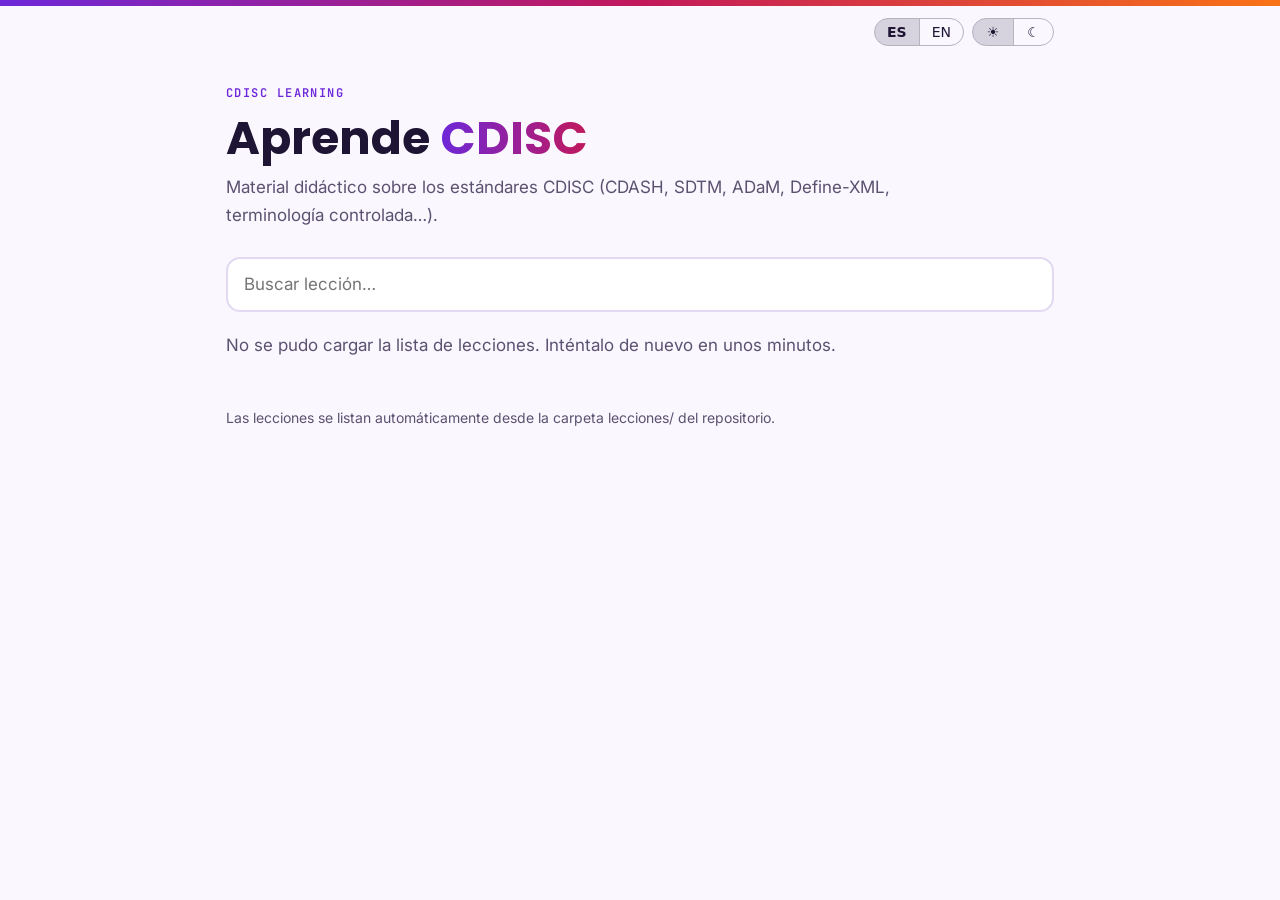
<file: index.html>
<!doctype html>
<html lang="es">
<head>
  <meta charset="utf-8">
  <meta name="viewport" content="width=device-width, initial-scale=1">
  <title>CDISC Learning</title>
  <meta name="description" content="Material didáctico sobre los estándares CDISC.">
  <link rel="stylesheet" href="recursos/estilo.css?v=6">
  <script src="recursos/controles.js?v=6"></script>
  <style>
    main { max-width: 860px; margin: 0 auto; padding: 32px 16px 48px; }
    .eyebrow { font: 600 12px var(--mono); letter-spacing: .12em; text-transform: uppercase; color: var(--primary); }
    h1 { margin: 6px 0 8px; font-size: clamp(32px, 7vw, 46px); }
    h1 span { background: linear-gradient(90deg, var(--primary), var(--accent));
              -webkit-background-clip: text; background-clip: text; color: transparent; }
    p.lead { margin: 0 0 28px; color: var(--muted); max-width: 64ch; }
    input { width: 100%; padding: 12px 16px; margin-bottom: 20px; font: inherit;
            color: var(--ink); background: var(--surface);
            border: 2px solid var(--line); border-radius: var(--radius); }
    input:focus { outline: none; border-color: var(--primary); }
    ul { list-style: none; padding: 0; margin: 0; display: grid; gap: 12px; }
    li a { display: flex; align-items: center; gap: 14px; padding: 16px 18px; background: var(--surface);
           border: 1px solid var(--line); border-radius: var(--radius);
           color: var(--ink); text-decoration: none; transition: border-color .15s, transform .15s; }
    li a:hover { border-color: var(--primary); transform: translateY(-1px); }
    li a .num { flex: none; display: grid; place-items: center; width: 40px; height: 40px; border-radius: 12px;
                font: 600 15px var(--mono); color: var(--on-primary); background: var(--primary); }
    li:nth-child(even) a .num { background: var(--accent); color: var(--on-accent); }
    li a strong { font: 600 17px var(--display); }
    .status { color: var(--muted); }
    footer { margin-top: 48px; color: var(--muted); font-size: .875rem; }
  </style>
</head>
<body data-pagina="indice">
<main>
  <span class="eyebrow">CDISC Learning</span>
  <h1>Aprende <span>CDISC</span></h1>
  <p class="lead" id="lead"></p>

  <input id="filtro" type="search">
  <ul id="lista"></ul>

  <footer id="pie"></footer>
</main>

<script>
  const TXT = {
    es: {
      h1: "Aprende <span>CDISC</span>",
      lead: "Material didáctico sobre los estándares CDISC (CDASH, SDTM, ADaM, Define-XML, terminología controlada…).",
      buscar: "Buscar lección…", cargando: "Cargando lecciones…",
      nada: "No hay lecciones que coincidan.", vacio: "Todavía no hay lecciones en español.",
      error: "No se pudo cargar la lista de lecciones. Inténtalo de nuevo en unos minutos.",
      pie: "Las lecciones se listan automáticamente desde la carpeta lecciones/ del repositorio."
    },
    en: {
      h1: "Learn <span>CDISC</span>",
      lead: "Learning material on the CDISC standards (CDASH, SDTM, ADaM, Define-XML, controlled terminology…).",
      buscar: "Search lessons…", cargando: "Loading lessons…",
      nada: "No lessons match your search.", vacio: "There are no lessons in English yet.",
      error: "The lesson list could not be loaded. Please try again in a few minutes.",
      pie: "Lessons are listed automatically from the lecciones/en/ folder of the repository."
    }
  };
  const CARPETA = { es: "lecciones", en: "lecciones/en" };

  // Deduce el usuario y el repositorio a partir de la URL de GitHub Pages
  // (usuario.github.io/repositorio/). Si se abre en local, usa los valores por defecto.
  const DEFAULT_OWNER = "anlausorod";
  const DEFAULT_REPO = "CDISC-Leaning";
  const host = location.hostname;
  const owner = host.endsWith(".github.io") ? host.split(".")[0] : DEFAULT_OWNER;
  const repo = host.endsWith(".github.io") ? (location.pathname.split("/")[1] || DEFAULT_REPO) : DEFAULT_REPO;

  const lista = document.getElementById("lista");
  const filtro = document.getElementById("filtro");
  const cache = {};   // lecciones ya cargadas, por idioma
  let idioma = "es";
  try { if (localStorage.getItem("cdisc-idioma") === "en") idioma = "en"; } catch (e) {}

  // "02-sdtm-dominios.html" -> "Sdtm dominios" (solo si la lección no tiene <title>)
  function titulo(nombre) {
    const t = nombre.replace(/\.html?$/i, "").replace(/^\d+[-_ ]*/, "").replace(/[-_]+/g, " ");
    return t.charAt(0).toUpperCase() + t.slice(1);
  }

  function estado(texto) {
    lista.innerHTML = "";
    const li = document.createElement("li");
    li.className = "status";
    li.textContent = texto;
    lista.appendChild(li);
  }

  function pintar() {
    const lecciones = cache[idioma];
    if (!lecciones) return;
    if (!lecciones.length) return estado(TXT[idioma].vacio);
    const q = filtro.value.trim().toLowerCase();
    const visibles = lecciones.filter(l => l.titulo.toLowerCase().includes(q));
    if (!visibles.length) return estado(TXT[idioma].nada);
    lista.innerHTML = "";
    for (const l of visibles) {
      const li = document.createElement("li");
      const a = document.createElement("a");
      a.href = CARPETA[idioma] + "/" + encodeURIComponent(l.nombre);
      const n = document.createElement("span");
      n.className = "num";
      n.textContent = (l.nombre.match(/^\d+/) || [""])[0] || "•";
      const s = document.createElement("strong");
      s.textContent = l.titulo;
      a.append(n, s);
      li.appendChild(a);
      lista.appendChild(li);
    }
  }

  function cargar(l) {
    if (cache[l]) return pintar();
    estado(TXT[l].cargando);
    fetch(`https://api.github.com/repos/${owner}/${repo}/contents/${CARPETA[l]}`)
      .then(r => {
        if (r.status === 404) return [];          // la carpeta aún no existe
        if (!r.ok) throw new Error(r.status);
        return r.json();
      })
      .then(archivos => {
        const lecciones = archivos
          .filter(f => f.type === "file" && /\.html?$/i.test(f.name))
          .map(f => ({ nombre: f.name, titulo: titulo(f.name) }))
          .sort((a, b) => a.nombre.localeCompare(b.nombre, "es", { numeric: true }));
        cache[l] = lecciones;
        pintar();
        // Usa el <title> de cada lección como nombre visible, si se puede leer.
        return Promise.all(lecciones.map(x =>
          fetch(CARPETA[l] + "/" + encodeURIComponent(x.nombre))
            .then(r => r.ok ? r.text() : "")
            .then(h => {
              const t = new DOMParser().parseFromString(h, "text/html").title.trim();
              if (t) x.titulo = t;
            })
            .catch(() => {})
        )).then(pintar);
      })
      .catch(() => { if (l === idioma) estado(TXT[l].error); });
  }

  function aplicarIdioma(l) {
    idioma = l;
    document.documentElement.lang = l;
    const t = TXT[l];
    document.querySelector("h1").innerHTML = t.h1;
    document.getElementById("lead").textContent = t.lead;
    document.getElementById("pie").textContent = t.pie;
    filtro.placeholder = t.buscar;
    filtro.setAttribute("aria-label", t.buscar);
    cargar(l);
  }

  document.addEventListener("cdisc:idioma", e => aplicarIdioma(e.detail));
  filtro.addEventListener("input", pintar);
  aplicarIdioma(idioma);
</script>
</body>
</html>
</file>
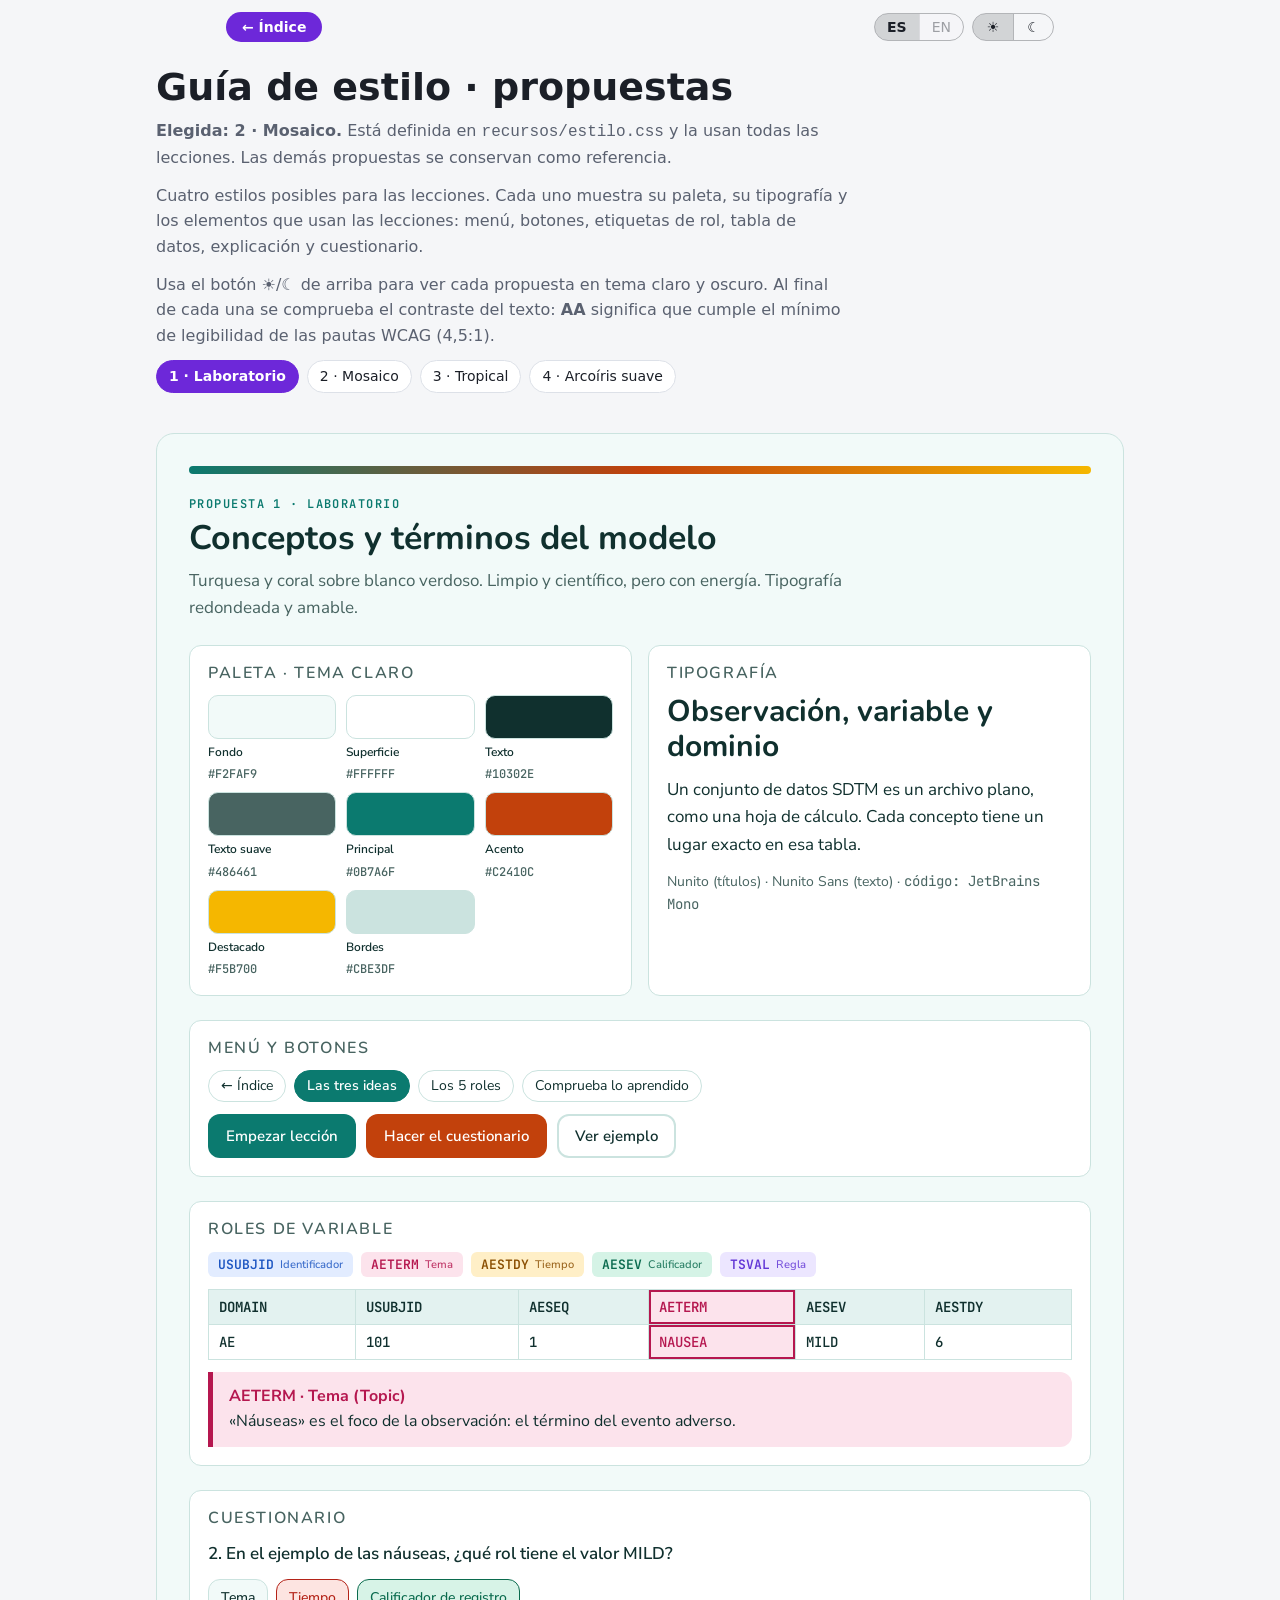
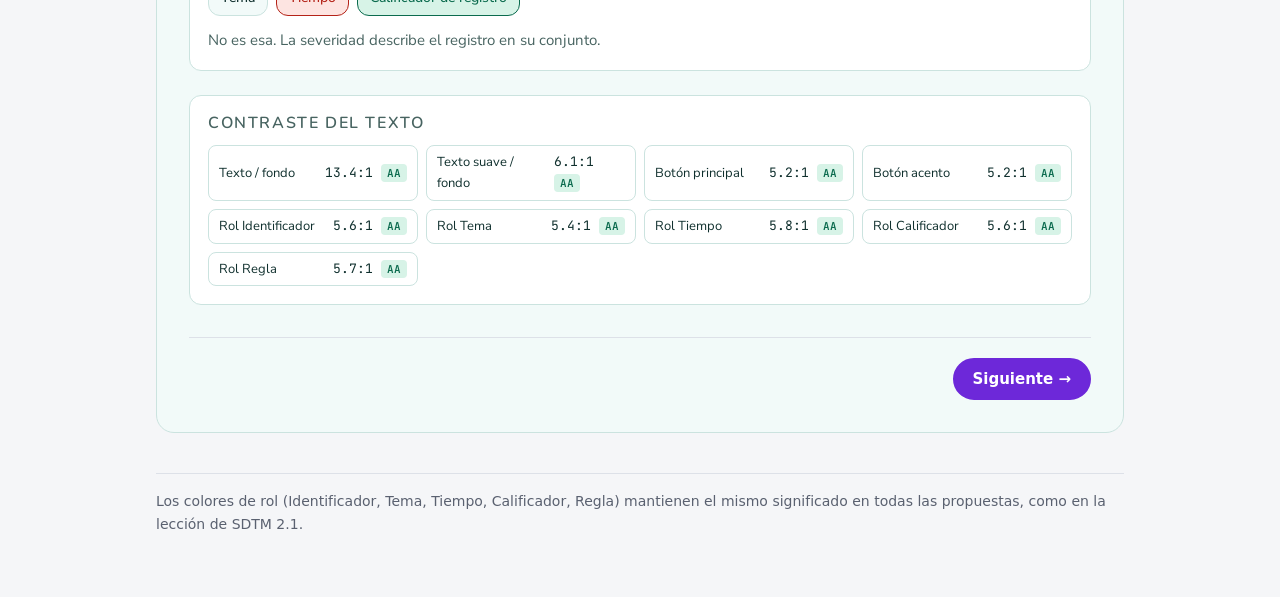
<file: guia-de-estilo.html>
<!doctype html>
<html lang="es">
<head>
<meta charset="utf-8">
<meta name="viewport" content="width=device-width, initial-scale=1">
<title>Guía de estilo</title>
<meta name="description" content="Propuestas de estilo visual para las lecciones de CDISC Learning.">
<script src="recursos/controles.js?v=6"></script>
<link rel="stylesheet" href="https://fonts.googleapis.com/css2?family=Atkinson+Hyperlegible:wght@400;700&family=Baloo+2:wght@600;700&family=Fraunces:opsz,wght@9..144,600;9..144,700&family=Inter:wght@400;500;600&family=JetBrains+Mono:wght@500;600&family=Lexend:wght@400;500;600&family=Nunito:wght@700;800&family=Nunito+Sans:wght@400;600&family=Poppins:wght@600;700&display=swap">
<style>
/* Página contenedora: neutra, para que destaquen las propuestas */
:root{--bg:#F5F6F8;--surface:#FFFFFF;--ink:#1B1F27;--muted:#5A6170;--line:#DDE1E8}
@media (prefers-color-scheme:dark){:root:not([data-theme="light"]){--bg:#111317;--surface:#1A1D23;--ink:#E8EAEE;--muted:#9AA1AE;--line:#2D323B;color-scheme:dark}}
:root[data-theme="dark"]{--bg:#111317;--surface:#1A1D23;--ink:#E8EAEE;--muted:#9AA1AE;--line:#2D323B;color-scheme:dark}
*{box-sizing:border-box}
body{margin:0;background:var(--bg);color:var(--ink);font:16px/1.6 system-ui,-apple-system,"Segoe UI",sans-serif}
.wrap{max-width:1000px;margin:0 auto;padding:24px max(16px,env(safe-area-inset-left,0px)) 64px;display:flex;flex-direction:column;gap:40px}
.intro h1{margin:0 0 8px;font-size:clamp(28px,5vw,38px);line-height:1.15}
.intro p{margin:0 0 12px;max-width:68ch;color:var(--muted)}
.salto{display:flex;flex-wrap:wrap;gap:8px}
.salto a{font-size:14px;color:var(--ink);text-decoration:none;border:1px solid var(--line);background:var(--surface);border-radius:999px;padding:4px 12px}
.salto a:hover{border-color:var(--ink)}
.mono{font-family:"JetBrains Mono",Consolas,monospace}

/* ---------- Propuesta (todo lo de dentro usa las variables --p-*) ---------- */
.prop{background:var(--p-bg);color:var(--p-ink);border:1px solid var(--p-line);border-radius:18px;padding:clamp(18px,4vw,32px);display:flex;flex-direction:column;gap:24px;font:400 17px/1.6 var(--p-body);scroll-margin-top:16px}
.prop h2,.prop h3{font-family:var(--p-display);margin:0;line-height:1.2;text-wrap:balance}
.prop h2{font-size:clamp(26px,5vw,34px)}
.prop h3{font-size:19px}
.prop p{margin:0;max-width:66ch}
.prop .muted{color:var(--p-muted)}
.cab{display:flex;flex-direction:column;gap:8px}
.eyebrow{font:600 12px/1 "JetBrains Mono",monospace;letter-spacing:.12em;text-transform:uppercase;color:var(--p-primary)}
.banda{height:8px;border-radius:999px;background:linear-gradient(90deg,var(--p-primary),var(--p-accent),var(--p-sun))}
.grid2{display:grid;grid-template-columns:repeat(auto-fit,minmax(min(100%,280px),1fr));gap:16px}
.caja{background:var(--p-surface);border:1px solid var(--p-line);border-radius:var(--p-radius);padding:18px;display:flex;flex-direction:column;gap:12px;min-width:0}
.caja>h3{font-size:16px}
.etq{font:600 11px/1 "JetBrains Mono",monospace;letter-spacing:.1em;text-transform:uppercase;color:var(--p-muted)}

/* muestras de color */
.muestras{display:grid;grid-template-columns:repeat(auto-fill,minmax(110px,1fr));gap:10px}
.muestra{display:flex;flex-direction:column;gap:4px;font-size:12px}
.muestra i{display:block;height:44px;border-radius:10px;border:1px solid var(--p-line)}
.muestra b{font-weight:600}
.muestra code{font:500 12px "JetBrains Mono",monospace;color:var(--p-muted)}

/* tipografía */
.tipo-display{font:700 30px/1.15 var(--p-display)}
.tipo-cuerpo{font:400 17px/1.6 var(--p-body)}

/* menú y botones */
.nav{display:flex;flex-wrap:wrap;gap:8px}
.nav a{font-size:14px;color:var(--p-ink);text-decoration:none;border:1px solid var(--p-line);background:var(--p-surface);border-radius:999px;padding:4px 12px}
.nav a.on{background:var(--p-primary);border-color:var(--p-primary);color:var(--p-on-primary);font-weight:600}
.btns{display:flex;flex-wrap:wrap;gap:10px}
.btn{font:600 15px var(--p-body);border-radius:var(--p-radius);padding:10px 16px;border:2px solid transparent;cursor:pointer}
.btn.pri{background:var(--p-primary);color:var(--p-on-primary)}
.btn.sec{background:transparent;color:var(--p-ink);border-color:var(--p-line)}
.btn.acc{background:var(--p-accent);color:var(--p-on-accent)}
.btn:focus-visible{outline:3px solid var(--p-sun);outline-offset:2px}

/* etiquetas de rol SDTM */
.roles{display:flex;flex-wrap:wrap;gap:8px}
.tag{display:inline-flex;align-items:center;gap:6px;font:600 13px "JetBrains Mono",monospace;color:var(--c);background:var(--cb);border-radius:6px;padding:4px 10px}
.tag small{font:500 11px var(--p-body);opacity:.85}

/* tabla */
.scroll{overflow-x:auto}
table{border-collapse:collapse;width:100%;font:500 14px "JetBrains Mono",monospace}
th,td{border:1px solid var(--p-line);padding:8px 10px;text-align:left;white-space:nowrap}
th{background:var(--p-soft);font-weight:600}
td.on,th.on{background:var(--cb);color:var(--c);box-shadow:inset 0 0 0 2px var(--c)}

/* explicación */
.explica{border-left:5px solid var(--c);background:var(--cb);border-radius:0 var(--p-radius) var(--p-radius) 0;padding:12px 16px;font-size:16px}
.explica b{color:var(--c)}

/* cuestionario */
.opts{display:flex;flex-wrap:wrap;gap:8px}
.opts span{font:500 14px var(--p-body);background:var(--p-bg);border:1px solid var(--p-line);border-radius:var(--p-radius);padding:8px 12px}
.opts .bien{background:var(--p-ok-bg);border-color:var(--p-ok);color:var(--p-ok)}
.opts .mal{background:var(--p-no-bg);border-color:var(--p-no);color:var(--p-no)}

/* contraste */
.contraste{display:grid;grid-template-columns:repeat(auto-fill,minmax(200px,1fr));gap:8px;font-size:13px}
.contraste div{display:flex;justify-content:space-between;gap:8px;align-items:center;border:1px solid var(--p-line);border-radius:8px;padding:6px 10px;background:var(--p-surface)}
.aa{font:600 11px "JetBrains Mono",monospace;padding:2px 6px;border-radius:4px;background:var(--p-ok-bg);color:var(--p-ok)}
.aa.falla{background:var(--p-no-bg);color:var(--p-no)}

.pie{font-size:14px;color:var(--muted);border-top:1px solid var(--line);padding-top:16px}
</style>
</head>
<body>
<div class="wrap">
  <header class="intro">
    <h1>Guía de estilo · propuestas</h1>
    <p><b>Elegida: 2 · Mosaico.</b> Está definida en <code>recursos/estilo.css</code> y la usan todas las lecciones. Las demás propuestas se conservan como referencia.</p>
    <p>Cuatro estilos posibles para las lecciones. Cada uno muestra su paleta, su tipografía y los elementos que usan las lecciones: menú, botones, etiquetas de rol, tabla de datos, explicación y cuestionario.</p>
    <p>Usa el botón ☀/☾ de arriba para ver cada propuesta en tema claro y oscuro. Al final de cada una se comprueba el contraste del texto: <b>AA</b> significa que cumple el mínimo de legibilidad de las pautas WCAG (4,5:1).</p>
    <nav class="salto" id="salto" aria-label="Propuestas"></nav>
  </header>
  <div id="propuestas" style="display:flex;flex-direction:column;gap:40px"></div>
  <footer class="pie">Los colores de rol (Identificador, Tema, Tiempo, Calificador, Regla) mantienen el mismo significado en todas las propuestas, como en la lección de SDTM 2.1.</footer>
</div>

<script>
/* Cada propuesta: tipografías, radio de esquinas y colores para claro y oscuro.
   Roles: [color de texto, fondo] para id, topic, timing, qual, rule. */
const P = [
  {
    id: "laboratorio", nombre: "1 · Laboratorio",
    idea: "Turquesa y coral sobre blanco verdoso. Limpio y científico, pero con energía. Tipografía redondeada y amable.",
    display: '"Nunito", system-ui, sans-serif', body: '"Nunito Sans", system-ui, sans-serif',
    fuentes: "Nunito (títulos) · Nunito Sans (texto)", radius: "12px",
    claro: { bg:"#F2FAF9", surface:"#FFFFFF", soft:"#E3F2F0", ink:"#10302E", muted:"#486461", line:"#CBE3DF",
      primary:"#0B7A6F", "on-primary":"#FFFFFF", accent:"#C2410C", "on-accent":"#FFFFFF", sun:"#F5B700",
      ok:"#0B6B4E", "ok-bg":"#D7F3E7", no:"#B42318", "no-bg":"#FDE4E1",
      id:["#1D56C2","#E2ECFF"], topic:["#B5174F","#FCE3EC"], timing:["#8A4E00","#FFEFC7"], qual:["#0A6A4E","#D5F3E6"], rule:["#6236D6","#ECE6FF"] },
    oscuro: { bg:"#0D1D1C", surface:"#132927", soft:"#1A3532", ink:"#E2F4F1", muted:"#9CB9B5", line:"#264541",
      primary:"#3FD1BF", "on-primary":"#062320", accent:"#FF8A4C", "on-accent":"#2A1203", sun:"#FFCB3D",
      ok:"#5FE0B0", "ok-bg":"#103A2D", no:"#FF9B8F", "no-bg":"#4A1A16",
      id:["#8DB5FF","#1B2D50"], topic:["#FF8DB5","#4A1A2C"], timing:["#FFC75A","#45320C"], qual:["#5FE0B0","#103A2D"], rule:["#B7A2FF","#2D2152"] }
  },
  {
    id: "mosaico", nombre: "2 · Mosaico",
    idea: "Violeta, magenta y naranja. El más vibrante y moderno; ideal si quieres que las lecciones se sientan dinámicas.",
    display: '"Poppins", system-ui, sans-serif', body: '"Inter", system-ui, sans-serif',
    fuentes: "Poppins (títulos) · Inter (texto)", radius: "14px",
    claro: { bg:"#FAF7FF", surface:"#FFFFFF", soft:"#F1EBFC", ink:"#1E1433", muted:"#5B5270", line:"#E2D9F3",
      primary:"#6D28D9", "on-primary":"#FFFFFF", accent:"#C2185B", "on-accent":"#FFFFFF", sun:"#F97316",
      ok:"#047857", "ok-bg":"#D7F6E9", no:"#B91C1C", "no-bg":"#FDE2E2",
      id:["#1D4ED8","#E0EAFF"], topic:["#A3154F","#FCE4F1"], timing:["#9A4A06","#FEEFD6"], qual:["#03684C","#D7F6E9"], rule:["#5B21B6","#EDE4FF"] },
    oscuro: { bg:"#140F22", surface:"#1E1730", soft:"#271E3D", ink:"#F0EAFB", muted:"#ABA2C2", line:"#352B4D",
      primary:"#A78BFA", "on-primary":"#1A0B3D", accent:"#F472B6", "on-accent":"#3B0A22", sun:"#FB923C",
      ok:"#6EE7B7", "ok-bg":"#0F3A2C", no:"#FCA5A5", "no-bg":"#4A1818",
      id:["#93B4FF","#1C2A55"], topic:["#F9A8D4","#4C1733"], timing:["#FDBA74","#46290F"], qual:["#6EE7B7","#0F3A2C"], rule:["#C4B5FD","#2E2156"] }
  },
  {
    id: "tropical", nombre: "3 · Tropical",
    idea: "Turquesa, mango y rosa sobre crema cálida. Alegre y cercano. La tipografía Atkinson Hyperlegible está diseñada para máxima legibilidad.",
    display: '"Baloo 2", system-ui, sans-serif', body: '"Atkinson Hyperlegible", system-ui, sans-serif',
    fuentes: "Baloo 2 (títulos) · Atkinson Hyperlegible (texto)", radius: "16px",
    claro: { bg:"#FFF8EE", surface:"#FFFFFF", soft:"#FCEFDC", ink:"#2A1F14", muted:"#685847", line:"#EFDDC4",
      primary:"#0E7490", "on-primary":"#FFFFFF", accent:"#D61F69", "on-accent":"#FFFFFF", sun:"#F59E0B",
      ok:"#2B6E12", "ok-bg":"#E0F4D3", no:"#B42318", "no-bg":"#FFE3DF",
      id:["#0B5F96","#DCEFFB"], topic:["#B0174F","#FFE2EE"], timing:["#8F4507","#FFE9C9"], qual:["#2B6E12","#E0F4D3"], rule:["#7A2FC8","#F1E4FF"] },
    oscuro: { bg:"#1C150E", surface:"#291F15", soft:"#33271B", ink:"#FBEFDF", muted:"#C2AE97", line:"#45372A",
      primary:"#38C6E8", "on-primary":"#062833", accent:"#FF7EB0", "on-accent":"#3D0A20", sun:"#FBBF24",
      ok:"#9BE07A", "ok-bg":"#1E3A12", no:"#FF9B8F", "no-bg":"#4A1A16",
      id:["#7CC8F5","#12324A"], topic:["#FF8FBB","#4D1730"], timing:["#FFB866","#4A2D0C"], qual:["#9BE07A","#1E3A12"], rule:["#CDA6FF","#352053"] }
  },
  {
    id: "arcoiris", nombre: "4 · Arcoíris suave",
    idea: "Azul índigo con acentos rosa y menta sobre fondo azulado. Colorido pero sereno. Lexend se creó para facilitar la lectura.",
    display: '"Fraunces", Georgia, serif', body: '"Lexend", system-ui, sans-serif',
    fuentes: "Fraunces (títulos) · Lexend (texto)", radius: "10px",
    claro: { bg:"#F3F6FF", surface:"#FFFFFF", soft:"#E7ECFB", ink:"#18213A", muted:"#525D7A", line:"#D6DEF2",
      primary:"#3B5BDB", "on-primary":"#FFFFFF", accent:"#C2255C", "on-accent":"#FFFFFF", sun:"#20C997",
      ok:"#087F5B", "ok-bg":"#D3F9E8", no:"#C92A2A", "no-bg":"#FFE3E3",
      id:["#2F44B3","#E5EBFF"], topic:["#B01C52","#FFE3EE"], timing:["#8F4700","#FFEBD1"], qual:["#06704F","#D3F9E8"], rule:["#5F3DC4","#EFE9FF"] },
    oscuro: { bg:"#10152A", surface:"#182040", soft:"#202A50", ink:"#E8ECFA", muted:"#A3ACCB", line:"#2C3763",
      primary:"#91A7FF", "on-primary":"#0E1640", accent:"#FAA2C1", "on-accent":"#3F0A1E", sun:"#63E6BE",
      ok:"#63E6BE", "ok-bg":"#0D3D2E", no:"#FFA8A8", "no-bg":"#4D1A1A",
      id:["#9DB2FF","#1F2A5C"], topic:["#FF9EC2","#4F1A33"], timing:["#FFC078","#4A2E0F"], qual:["#63E6BE","#0D3D2E"], rule:["#B9A5FF","#2F2460"] }
  }
];
const ROLES = [["id","Identificador","USUBJID"],["topic","Tema","AETERM"],["timing","Tiempo","AESTDY"],["qual","Calificador","AESEV"],["rule","Regla","TSVAL"]];
const NOMBRES = { bg:"Fondo", surface:"Superficie", ink:"Texto", muted:"Texto suave", primary:"Principal", accent:"Acento", sun:"Destacado", line:"Bordes" };

/* --- Contraste WCAG --- */
function lum(hex){
  const c=[1,3,5].map(i=>parseInt(hex.slice(i,i+2),16)/255).map(v=>v<=.03928?v/12.92:((v+.055)/1.055)**2.4);
  return .2126*c[0]+.7152*c[1]+.0722*c[2];
}
function ratio(a,b){const x=lum(a),y=lum(b);return (Math.max(x,y)+.05)/(Math.min(x,y)+.05)}

/* --- CSS de cada propuesta (claro, oscuro por sistema y oscuro forzado) --- */
function vars(c){
  let s="";
  for(const [k,v] of Object.entries(c)) if(!Array.isArray(v)) s+=`--p-${k}:${v};`;
  return s;
}
function rolesCss(sel,c){
  return ROLES.map(([r])=>`${sel} .r-${r}{--c:${c[r][0]};--cb:${c[r][1]}}`).join("");
}
let css="";
for(const p of P){
  const s=`#${p.id}`;
  css+=`${s}{--p-display:${p.display};--p-body:${p.body};--p-radius:${p.radius};${vars(p.claro)}}${rolesCss(s,p.claro)}`;
  css+=`@media (prefers-color-scheme:dark){:root:not([data-theme="light"]) ${s}{${vars(p.oscuro)}}${rolesCss(':root:not([data-theme="light"]) '+s,p.oscuro)}}`;
  css+=`:root[data-theme="dark"] ${s}{${vars(p.oscuro)}}${rolesCss(':root[data-theme="dark"] '+s,p.oscuro)}`;
}
const st=document.createElement("style");st.textContent=css;document.head.appendChild(st);

/* --- Contenido de cada propuesta --- */
function esOscuro(){
  const t=document.documentElement.dataset.theme;
  return t ? t==="dark" : matchMedia("(prefers-color-scheme: dark)").matches;
}
function muestras(c){
  return Object.keys(NOMBRES).map(k=>`<div class="muestra"><i style="background:${c[k]}"></i><b>${NOMBRES[k]}</b><code>${c[k]}</code></div>`).join("");
}
function contraste(c){
  const pares=[["Texto / fondo",c.ink,c.bg],["Texto suave / fondo",c.muted,c.bg],["Botón principal",c["on-primary"],c.primary],["Botón acento",c["on-accent"],c.accent]]
    .concat(ROLES.map(([r,n])=>["Rol "+n,c[r][0],c[r][1]]));
  return pares.map(([n,a,b])=>{const r=ratio(a,b);return `<div><span>${n}</span><span class="mono">${r.toFixed(1)}:1 <span class="aa ${r<4.5?"falla":""}">${r>=4.5?"AA":"bajo"}</span></span></div>`}).join("");
}
function render(){
  const oscuro=esOscuro();
  document.getElementById("propuestas").innerHTML=P.map(p=>{
    const c=oscuro?p.oscuro:p.claro;
    return `
<section class="prop" id="${p.id}" aria-labelledby="t-${p.id}">
  <div class="banda"></div>
  <div class="cab">
    <span class="eyebrow">Propuesta ${p.nombre}</span>
    <h2 id="t-${p.id}">Conceptos y términos del modelo</h2>
    <p class="muted">${p.idea}</p>
  </div>

  <div class="grid2">
    <div class="caja"><h3 class="etq">Paleta · tema ${oscuro?"oscuro":"claro"}</h3><div class="muestras">${muestras(c)}</div></div>
    <div class="caja"><h3 class="etq">Tipografía</h3>
      <div class="tipo-display">Observación, variable y dominio</div>
      <div class="tipo-cuerpo">Un conjunto de datos SDTM es un archivo plano, como una hoja de cálculo. Cada concepto tiene un lugar exacto en esa tabla.</div>
      <span class="muted" style="font-size:14px">${p.fuentes} · <span class="mono">código: JetBrains Mono</span></span>
    </div>
  </div>

  <div class="caja"><h3 class="etq">Menú y botones</h3>
    <nav class="nav" aria-label="Ejemplo de menú"><a href="#${p.id}">← Índice</a><a href="#${p.id}" class="on">Las tres ideas</a><a href="#${p.id}">Los 5 roles</a><a href="#${p.id}">Comprueba lo aprendido</a></nav>
    <div class="btns"><button class="btn pri" type="button">Empezar lección</button><button class="btn acc" type="button">Hacer el cuestionario</button><button class="btn sec" type="button">Ver ejemplo</button></div>
  </div>

  <div class="caja"><h3 class="etq">Roles de variable</h3>
    <div class="roles">${ROLES.map(([r,n,v])=>`<span class="tag r-${r}">${v}<small>${n}</small></span>`).join("")}</div>
    <div class="scroll"><table aria-label="Ejemplo de tabla AE">
      <tr><th>DOMAIN</th><th>USUBJID</th><th>AESEQ</th><th class="on r-topic">AETERM</th><th>AESEV</th><th>AESTDY</th></tr>
      <tr><td>AE</td><td>101</td><td>1</td><td class="on r-topic">NAUSEA</td><td>MILD</td><td>6</td></tr>
    </table></div>
    <div class="explica r-topic"><b>AETERM · Tema (Topic)</b><br>«Náuseas» es el foco de la observación: el término del evento adverso.</div>
  </div>

  <div class="caja"><h3 class="etq">Cuestionario</h3>
    <p style="font-weight:600">2. En el ejemplo de las náuseas, ¿qué rol tiene el valor MILD?</p>
    <div class="opts"><span>Tema</span><span class="mal">Tiempo</span><span class="bien">Calificador de registro</span></div>
    <p class="muted" style="font-size:15px">No es esa. La severidad describe el registro en su conjunto.</p>
  </div>

  <div class="caja"><h3 class="etq">Contraste del texto</h3><div class="contraste">${contraste(c)}</div></div>
</section>`;
  }).join("");
}
document.getElementById("salto").innerHTML=P.map(p=>`<a href="#${p.id}">${p.nombre}</a>`).join("");
render();
new MutationObserver(render).observe(document.documentElement,{attributes:true,attributeFilter:["data-theme"]});
matchMedia("(prefers-color-scheme: dark)").addEventListener("change",render);
</script>
</body>
</html>
</file>
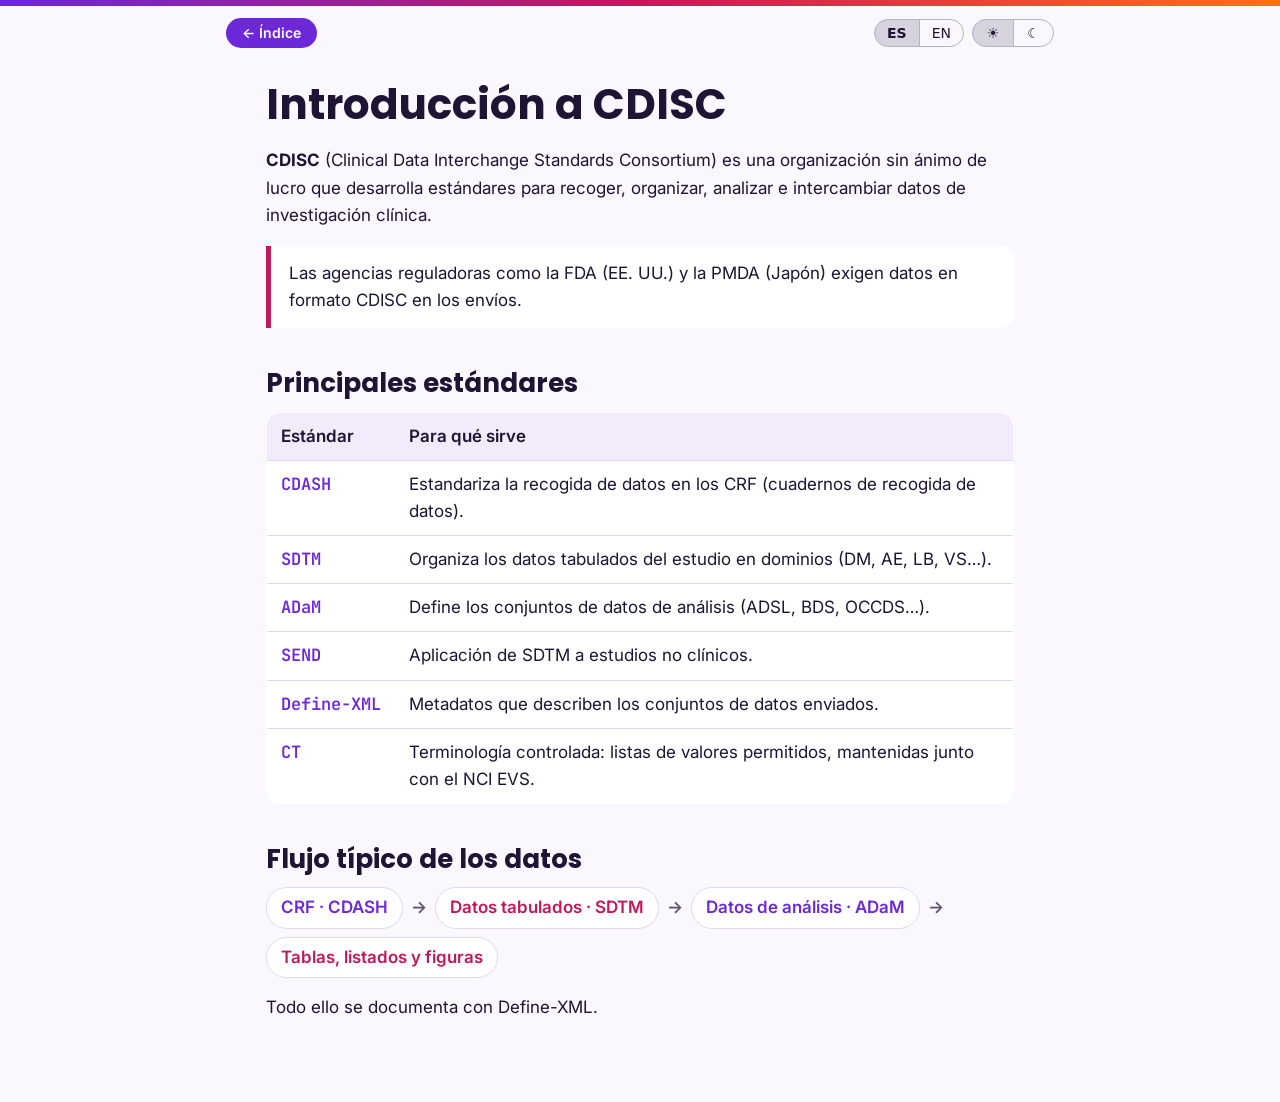
<file: lecciones/01-introduccion-cdisc.html>
<!doctype html>
<html lang="es">
<head>
  <meta charset="utf-8">
  <meta name="viewport" content="width=device-width, initial-scale=1">
  <title>Introducción a CDISC</title>
  <link rel="stylesheet" href="../recursos/estilo.css?v=6">
  <script src="../recursos/controles.js?v=6"></script>
</head>
<body>
<main class="cdisc-prosa">
  <h1>Introducción a CDISC</h1>
  <p><strong>CDISC</strong> (Clinical Data Interchange Standards Consortium) es una organización sin ánimo de lucro
  que desarrolla estándares para recoger, organizar, analizar e intercambiar datos de investigación clínica.</p>
  <p class="nota">Las agencias reguladoras como la FDA (EE. UU.) y la PMDA (Japón) exigen datos en formato CDISC en los envíos.</p>

  <h2>Principales estándares</h2>
  <table>
    <tr><th>Estándar</th><th>Para qué sirve</th></tr>
    <tr><td>CDASH</td><td>Estandariza la recogida de datos en los CRF (cuadernos de recogida de datos).</td></tr>
    <tr><td>SDTM</td><td>Organiza los datos tabulados del estudio en dominios (DM, AE, LB, VS…).</td></tr>
    <tr><td>ADaM</td><td>Define los conjuntos de datos de análisis (ADSL, BDS, OCCDS…).</td></tr>
    <tr><td>SEND</td><td>Aplicación de SDTM a estudios no clínicos.</td></tr>
    <tr><td>Define-XML</td><td>Metadatos que describen los conjuntos de datos enviados.</td></tr>
    <tr><td>CT</td><td>Terminología controlada: listas de valores permitidos, mantenidas junto con el NCI EVS.</td></tr>
  </table>

  <h2>Flujo típico de los datos</h2>
  <ul class="flujo">
    <li>CRF · CDASH</li><li class="flecha" aria-hidden="true">→</li><li>Datos tabulados · SDTM</li><li class="flecha" aria-hidden="true">→</li><li>Datos de análisis · ADaM</li><li class="flecha" aria-hidden="true">→</li><li>Tablas, listados y figuras</li>
  </ul>
  <p style="margin-top:16px">Todo ello se documenta con Define-XML.</p>
</main>
</body>
</html>
</file>
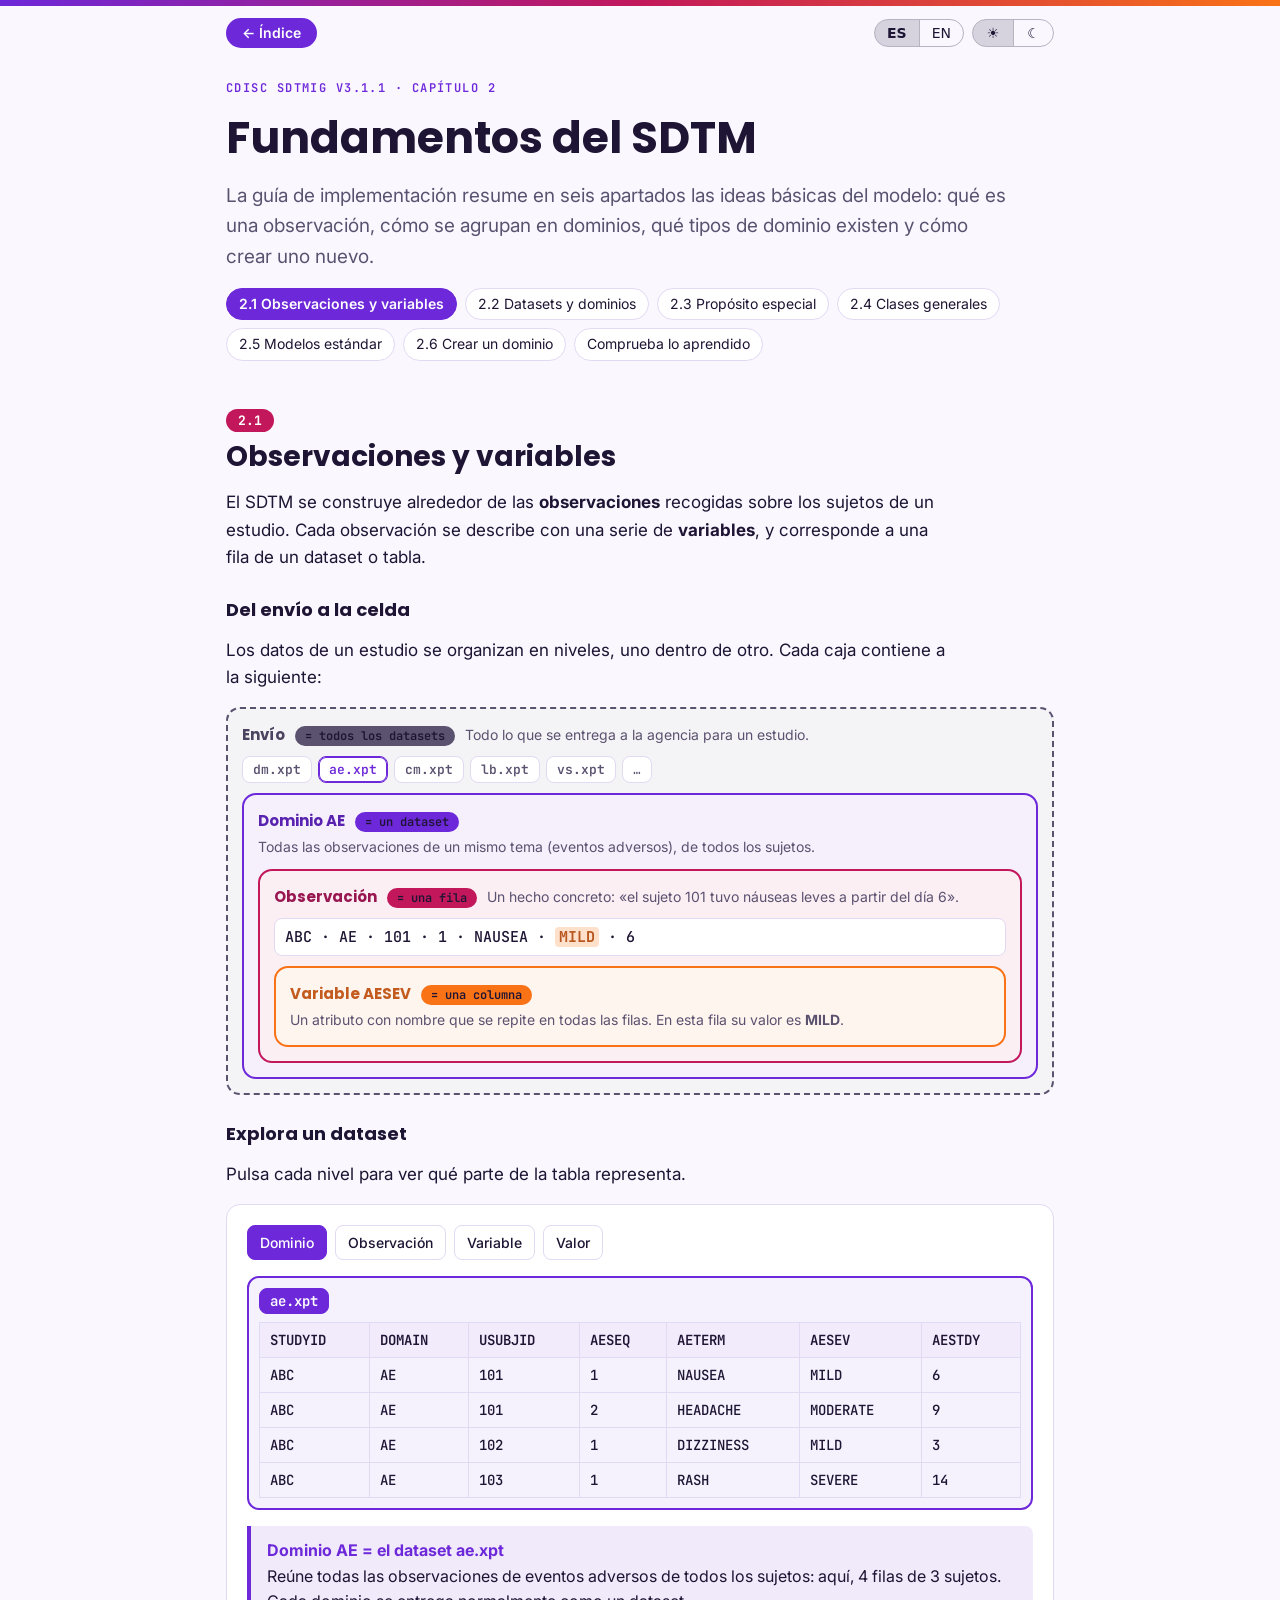
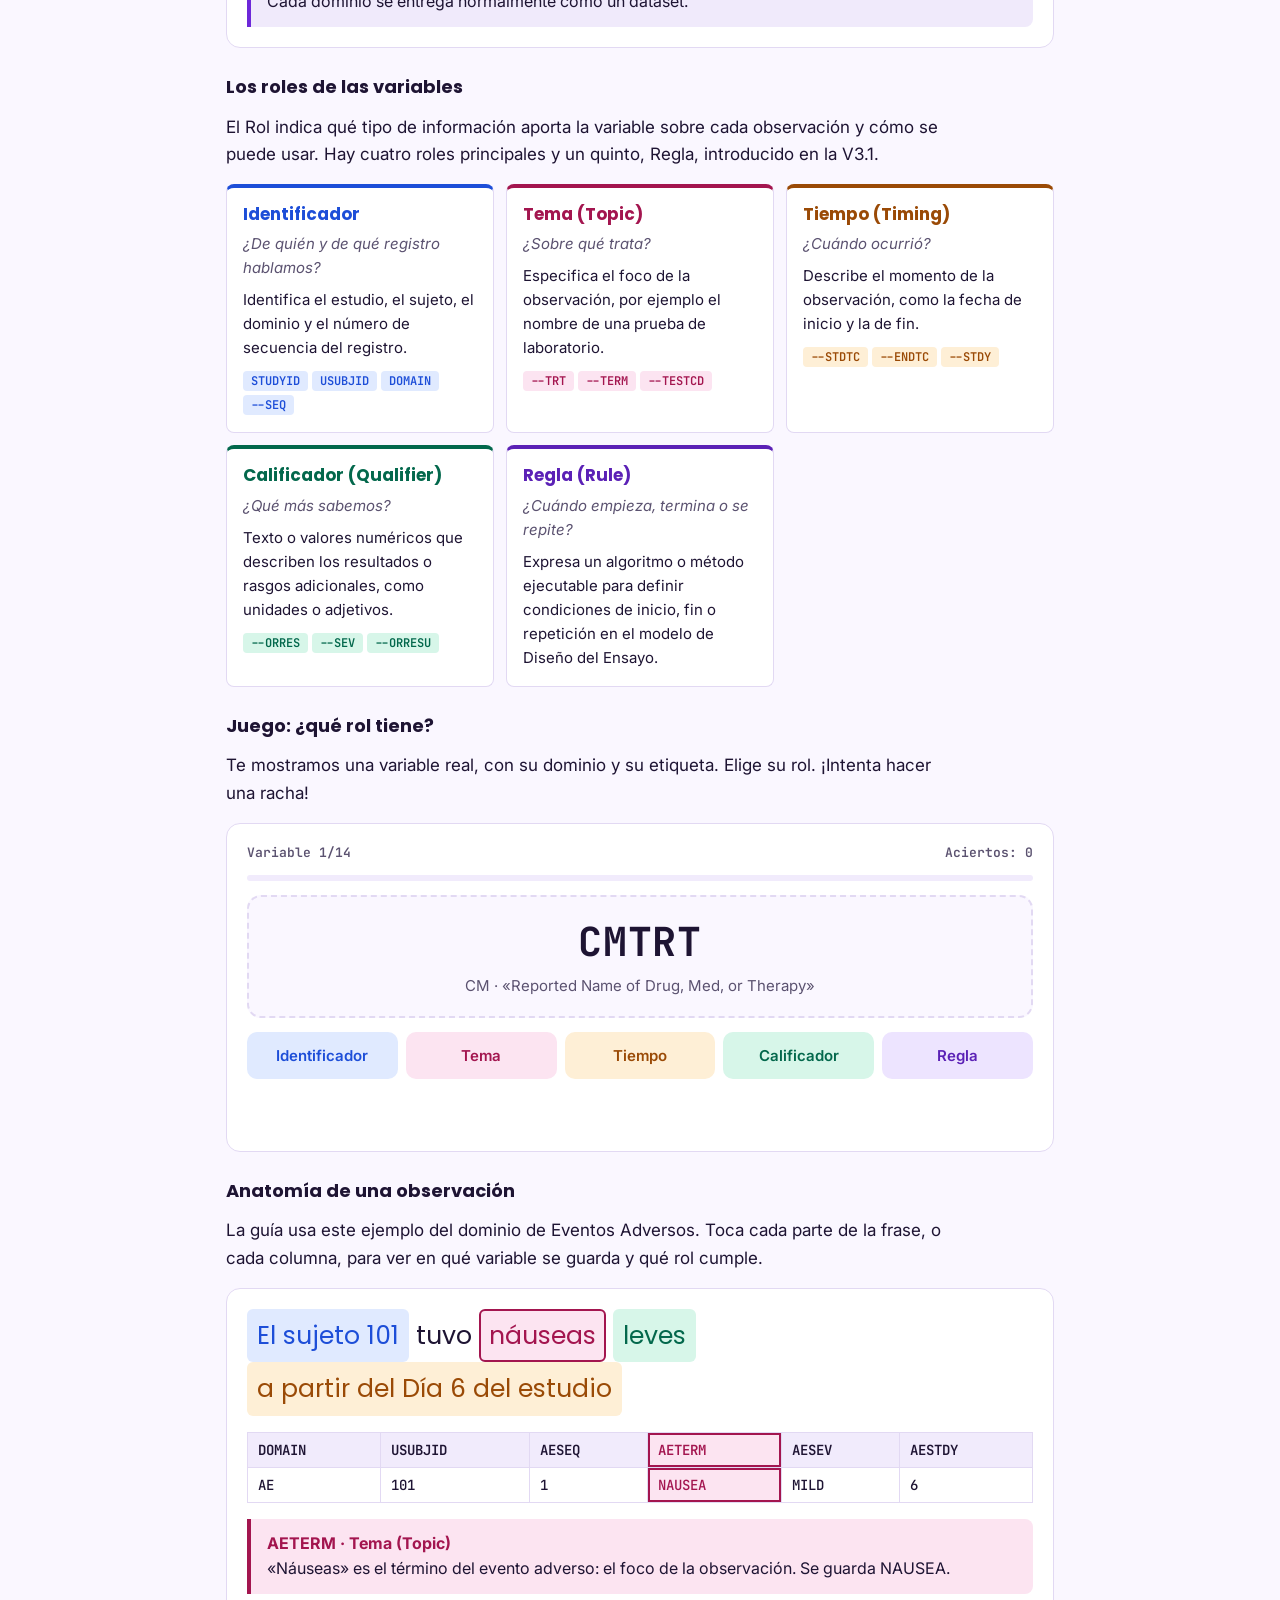
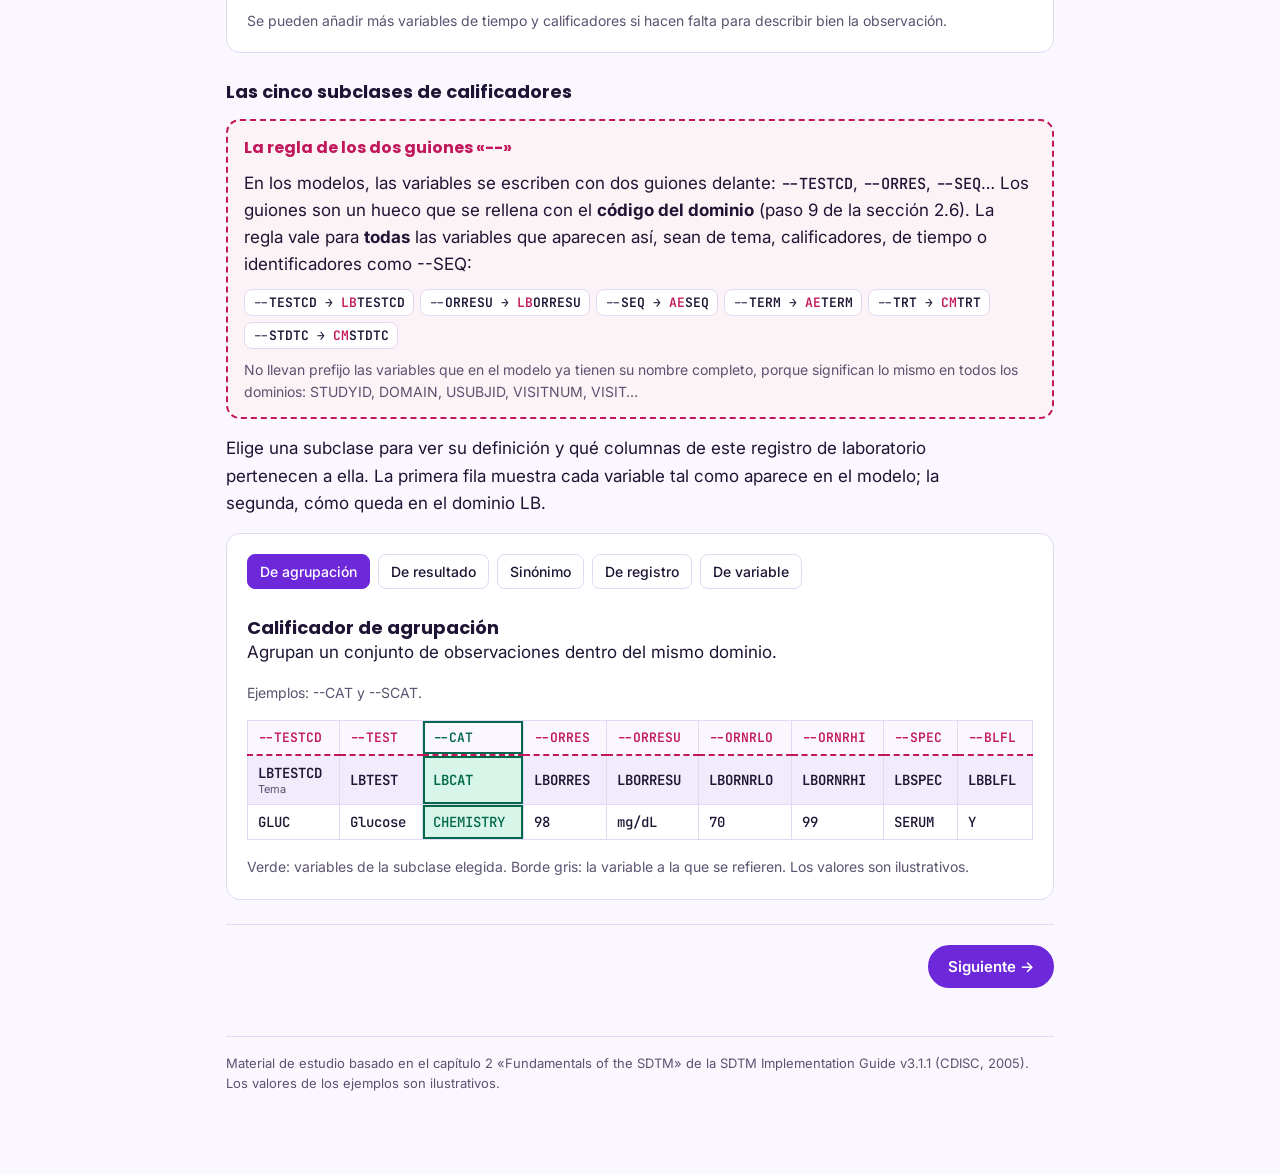
<file: lecciones/02-sdtmig-cap2-fundamentos.html>
<!DOCTYPE html>
<html lang="es">
<head>
<meta charset="utf-8">
<meta name="viewport" content="width=device-width, initial-scale=1">
<title>SDTMIG 3.1.1 · Cap. 2 Fundamentos del SDTM</title>
<link rel="stylesheet" href="../recursos/estilo.css?v=6">
<link rel="stylesheet" href="../recursos/leccion-sdtmig.css?v=6">
<script src="../recursos/controles.js?v=6"></script>
</head>
<body>
<main>

<section>
  <span class="eyebrow">CDISC SDTMIG v3.1.1 · Capítulo 2</span>
  <h1>Fundamentos del SDTM</h1>
  <p class="lead">La guía de implementación resume en seis apartados las ideas básicas del modelo: qué es una observación, cómo se agrupan en dominios, qué tipos de dominio existen y cómo crear uno nuevo.</p>
  <nav aria-label="Contenido">
    <a href="#s21">2.1 Observaciones y variables</a><a href="#s22">2.2 Datasets y dominios</a><a href="#s23">2.3 Propósito especial</a><a href="#s24">2.4 Clases generales</a><a href="#s25">2.5 Modelos estándar</a><a href="#s26">2.6 Crear un dominio</a><a href="#quiz">Comprueba lo aprendido</a>
  </nav>
</section>

<!-- ============ 2.1 ============ -->
<section id="s21">
  <span class="num">2.1</span>
  <h2>Observaciones y variables</h2>
  <p>El SDTM se construye alrededor de las <b>observaciones</b> recogidas sobre los sujetos de un estudio. Cada observación se describe con una serie de <b>variables</b>, y corresponde a una fila de un dataset o tabla.</p>

  <h3>Del envío a la celda</h3>
  <p>Los datos de un estudio se organizan en niveles, uno dentro de otro. Cada caja contiene a la siguiente:</p>
  <div class="niveles" aria-label="Esquema de niveles anidados">
    <div class="nv nv-envio">
      <div class="nv-cab"><span class="nv-tit">Envío</span><span class="nv-eq">= todos los datasets</span><span class="nv-desc">Todo lo que se entrega a la agencia para un estudio.</span></div>
      <div class="archivos"><span>dm.xpt</span><span class="on">ae.xpt</span><span>cm.xpt</span><span>lb.xpt</span><span>vs.xpt</span><span>…</span></div>
      <div class="nv lv-dom">
        <div class="nv-cab"><span class="nv-tit">Dominio AE</span><span class="nv-eq">= un dataset</span><span class="nv-desc">Todas las observaciones de un mismo tema (eventos adversos), de todos los sujetos.</span></div>
        <div class="nv lv-obs">
          <div class="nv-cab"><span class="nv-tit">Observación</span><span class="nv-eq">= una fila</span><span class="nv-desc">Un hecho concreto: «el sujeto 101 tuvo náuseas leves a partir del día 6».</span></div>
          <div class="nv-frase">ABC · AE · 101 · 1 · NAUSEA · <b>MILD</b> · 6</div>
          <div class="nv lv-var">
            <div class="nv-cab"><span class="nv-tit">Variable AESEV</span><span class="nv-eq">= una columna</span><span class="nv-desc">Un atributo con nombre que se repite en todas las filas. En esta fila su valor es <b>MILD</b>.</span></div>
          </div>
        </div>
      </div>
    </div>
  </div>

  <h3>Explora un dataset</h3>
  <p>Pulsa cada nivel para ver qué parte de la tabla representa.</p>
  <div class="panel">
    <div class="tabs" id="xtabs" role="group" aria-label="Nivel"></div>
    <div class="xwrap" id="xwrap">
      <span class="xnombre">ae.xpt</span>
      <div class="scroll">
        <table aria-label="Dataset AE de ejemplo">
          <tr><th>STUDYID</th><th>DOMAIN</th><th>USUBJID</th><th>AESEQ</th><th>AETERM</th><th class="col-sel">AESEV</th><th>AESTDY</th></tr>
          <tr class="fila-sel"><td>ABC</td><td>AE</td><td>101</td><td>1</td><td>NAUSEA</td><td class="col-sel celda-sel">MILD</td><td>6</td></tr>
          <tr><td>ABC</td><td>AE</td><td>101</td><td>2</td><td>HEADACHE</td><td class="col-sel">MODERATE</td><td>9</td></tr>
          <tr><td>ABC</td><td>AE</td><td>102</td><td>1</td><td>DIZZINESS</td><td class="col-sel">MILD</td><td>3</td></tr>
          <tr><td>ABC</td><td>AE</td><td>103</td><td>1</td><td>RASH</td><td class="col-sel">SEVERE</td><td>14</td></tr>
        </table>
      </div>
    </div>
    <div class="explain" id="xinfo" aria-live="polite"></div>
  </div>

  <h3>Los roles de las variables</h3>
  <p>El Rol indica qué tipo de información aporta la variable sobre cada observación y cómo se puede usar. Hay cuatro roles principales y un quinto, Regla, introducido en la V3.1.</p>
  <div class="roles">
    <div class="role r-id"><h3>Identificador</h3><span class="q">¿De quién y de qué registro hablamos?</span><span>Identifica el estudio, el sujeto, el dominio y el número de secuencia del registro.</span><span><span class="tag">STUDYID</span> <span class="tag">USUBJID</span> <span class="tag">DOMAIN</span> <span class="tag">--SEQ</span></span></div>
    <div class="role r-topic"><h3>Tema (Topic)</h3><span class="q">¿Sobre qué trata?</span><span>Especifica el foco de la observación, por ejemplo el nombre de una prueba de laboratorio.</span><span><span class="tag">--TRT</span> <span class="tag">--TERM</span> <span class="tag">--TESTCD</span></span></div>
    <div class="role r-timing"><h3>Tiempo (Timing)</h3><span class="q">¿Cuándo ocurrió?</span><span>Describe el momento de la observación, como la fecha de inicio y la de fin.</span><span><span class="tag">--STDTC</span> <span class="tag">--ENDTC</span> <span class="tag">--STDY</span></span></div>
    <div class="role r-qual"><h3>Calificador (Qualifier)</h3><span class="q">¿Qué más sabemos?</span><span>Texto o valores numéricos que describen los resultados o rasgos adicionales, como unidades o adjetivos.</span><span><span class="tag">--ORRES</span> <span class="tag">--SEV</span> <span class="tag">--ORRESU</span></span></div>
    <div class="role r-rule"><h3>Regla (Rule)</h3><span class="q">¿Cuándo empieza, termina o se repite?</span><span>Expresa un algoritmo o método ejecutable para definir condiciones de inicio, fin o repetición en el modelo de Diseño del Ensayo.</span></div>
  </div>

  <h3>Juego: ¿qué rol tiene?</h3>
  <p>Te mostramos una variable real, con su dominio y su etiqueta. Elige su rol. ¡Intenta hacer una racha!</p>
  <div class="panel juego" id="juego" aria-live="polite"></div>

  <h3>Anatomía de una observación</h3>
  <p>La guía usa este ejemplo del dominio de Eventos Adversos. Toca cada parte de la frase, o cada columna, para ver en qué variable se guarda y qué rol cumple.</p>
  <div class="panel">
    <div class="sentence" id="sentence">
      <button class="seg r-id" data-k="USUBJID">El sujeto 101</button> tuvo
      <button class="seg r-topic" data-k="AETERM">náuseas</button>
      <button class="seg r-qual" data-k="AESEV">leves</button>
      <button class="seg r-timing" data-k="AESTDY">a partir del Día 6 del estudio</button>
    </div>
    <div class="scroll">
      <table id="aeTable" aria-label="La observación como fila del dataset AE">
        <tr><th data-k="DOMAIN">DOMAIN</th><th data-k="USUBJID">USUBJID</th><th data-k="AESEQ">AESEQ</th><th data-k="AETERM">AETERM</th><th data-k="AESEV">AESEV</th><th data-k="AESTDY">AESTDY</th></tr>
        <tr><td data-k="DOMAIN">AE</td><td data-k="USUBJID">101</td><td data-k="AESEQ">1</td><td data-k="AETERM">NAUSEA</td><td data-k="AESEV">MILD</td><td data-k="AESTDY">6</td></tr>
      </table>
    </div>
    <div class="explain" id="explain" aria-live="polite"></div>
    <span class="hint">Se pueden añadir más variables de tiempo y calificadores si hacen falta para describir bien la observación.</span>
  </div>

  <h3>Las cinco subclases de calificadores</h3>
  <div class="guiones">
    <h4>La regla de los dos guiones «--»</h4>
    <span>En los modelos, las variables se escriben con dos guiones delante: <code>--TESTCD</code>, <code>--ORRES</code>, <code>--SEQ</code>… Los guiones son un hueco que se rellena con el <b>código del dominio</b> (paso 9 de la sección 2.6). La regla vale para <b>todas</b> las variables que aparecen así, sean de tema, calificadores, de tiempo o identificadores como --SEQ:</span>
    <div class="conv"><span><s>--</s>TESTCD → <i>LB</i>TESTCD</span><span><s>--</s>ORRESU → <i>LB</i>ORRESU</span><span><s>--</s>SEQ → <i>AE</i>SEQ</span><span><s>--</s>TERM → <i>AE</i>TERM</span><span><s>--</s>TRT → <i>CM</i>TRT</span><span><s>--</s>STDTC → <i>CM</i>STDTC</span></div>
    <span class="hint">No llevan prefijo las variables que en el modelo ya tienen su nombre completo, porque significan lo mismo en todos los dominios: STUDYID, DOMAIN, USUBJID, VISITNUM, VISIT…</span>
  </div>
  <p>Elige una subclase para ver su definición y qué columnas de este registro de laboratorio pertenecen a ella. La primera fila muestra cada variable tal como aparece en el modelo; la segunda, cómo queda en el dominio LB.</p>
  <div class="panel">
    <div class="tabs" id="qtabs" role="group" aria-label="Subclases de calificador"></div>
    <div><h3 id="qtitle"></h3><p id="qdesc"></p></div>
    <p class="hint" id="qex"></p>
    <div class="scroll">
      <table id="lbTable" aria-label="Registro de ejemplo del dominio LB">
        <tr class="modelo"><th data-v="LBTESTCD">--TESTCD</th><th data-v="LBTEST">--TEST</th><th data-v="LBCAT">--CAT</th><th data-v="LBORRES">--ORRES</th><th data-v="LBORRESU">--ORRESU</th><th data-v="LBORNRLO">--ORNRLO</th><th data-v="LBORNRHI">--ORNRHI</th><th data-v="LBSPEC">--SPEC</th><th data-v="LBBLFL">--BLFL</th></tr>
        <tr><th data-v="LBTESTCD">LBTESTCD<small>Tema</small></th><th data-v="LBTEST">LBTEST</th><th data-v="LBCAT">LBCAT</th><th data-v="LBORRES">LBORRES</th><th data-v="LBORRESU">LBORRESU</th><th data-v="LBORNRLO">LBORNRLO</th><th data-v="LBORNRHI">LBORNRHI</th><th data-v="LBSPEC">LBSPEC</th><th data-v="LBBLFL">LBBLFL</th></tr>
        <tr><td data-v="LBTESTCD">GLUC</td><td data-v="LBTEST">Glucose</td><td data-v="LBCAT">CHEMISTRY</td><td data-v="LBORRES">98</td><td data-v="LBORRESU">mg/dL</td><td data-v="LBORNRLO">70</td><td data-v="LBORNRHI">99</td><td data-v="LBSPEC">SERUM</td><td data-v="LBBLFL">Y</td></tr>
      </table>
    </div>
    <span class="hint">Verde: variables de la subclase elegida. Borde gris: la variable a la que se refieren. Los valores son ilustrativos.</span>
  </div>
</section>

<!-- ============ 2.2 ============ -->
<section id="s22">
  <span class="num">2.2</span>
  <h2>Datasets y dominios</h2>
  <p>Un <b>dominio</b> es un conjunto de observaciones relacionadas lógicamente que comparten un tema común. Normalmente cada dominio se entrega como un <b>dataset</b>: un archivo plano en el que cada fila es una observación y cada columna una variable.</p>

  <h3>El código DOMAIN</h3>
  <p>Cada dataset se distingue por un código único de dos caracteres, que debe usarse de forma consistente en todo el envío. Cambia de dominio para ver sus tres usos.</p>
  <div class="panel">
    <div class="pick" id="dpick" role="group" aria-label="Dominio"><span class="hint">Dominio:</span></div>
    <span class="hint" id="dname"></span>
    <div class="uses">
      <div><span>1. Nombre del dataset</span><b id="u1"></b></div>
      <div><span>2. Valor de la variable DOMAIN</span><b id="u2"></b></div>
      <div><span>3. Prefijo de casi todas las variables</span><b id="u3"></b><em id="u3b"></em></div>
    </div>
  </div>

  <h3>Metadatos: el documento «Define»</h3>
  <p>Cada dataset va acompañado de un documento de definición de datos, «Define» (define.xml), que describe sus variables con siete atributos. Aquí aplicados a <code>AETERM</code>:</p>
  <div class="panel scroll">
    <table class="meta" aria-label="Los siete atributos de metadatos">
      <tr><th>Atributo</th><th>Ejemplo</th><th>Qué indica la guía</th></tr>
      <tr><td>Nombre</td><td>AETERM</td><td>Máximo 8 caracteres, por compatibilidad con SAS Transport.</td></tr>
      <tr><td>Etiqueta</td><td>Reported Term for the Adverse Event</td><td>Descriptiva, hasta 40 caracteres, única dentro del dataset.</td></tr>
      <tr><td>Tipo</td><td>Char</td><td>Carácter o numérico.</td></tr>
      <tr><td>Términos controlados o formato</td><td>**</td><td>Terminología controlada o formato de presentación. <b>*</b> = lista definida por el patrocinador; <b>**</b> = fuente externa, como MedDRA.</td></tr>
      <tr><td>Origen</td><td>CRF</td><td>De dónde procede la variable.</td></tr>
      <tr><td>Rol</td><td><span class="tag r-topic">Topic</span></td><td>Identificador, Tema, Tiempo o uno de los cinco calificadores. En los dominios de las clases generales ya están predefinidos.</td></tr>
      <tr><td>Comentarios</td><td>Texto libre</td><td>Cualquier información relevante sobre la variable o sus datos.</td></tr>
    </table>
  </div>
  <div class="two">
    <div><h3>Datos crudos y derivados</h3><span>Las variables guardan valores tal como se recogieron y valores derivados, como una conversión a unidades estándar o un promedio.</span></div>
    <div><h3>SDTM frente a la guía</h3><span>El SDTM solo fija nombre, etiqueta y tipo. Los modelos de dominio de la guía (secciones 5 y 6) añaden términos controlados, origen y notas de uso.</span></div>
  </div>
</section>

<!-- ============ 2.3 ============ -->
<section id="s23">
  <span class="num">2.3</span>
  <h2>Dominios de propósito especial</h2>
  <p>Tienen una <b>estructura fija</b>: no se pueden ampliar con calificadores ni variables de tiempo distintos de los especificados.</p>
  <div class="cards">
    <div class="card c-esp"><span class="code">DM</span><h3>Demographics</h3><span>Un conjunto de variables estándar que describen a cada sujeto del estudio.</span><span class="hint">Sección 5 de la guía</span></div>
    <div class="card c-esp"><span class="code">CO</span><h3>Comments</h3><span>Estructura fija para comentarios de texto libre sobre un sujeto o sobre registros de otros dominios.</span><span class="hint">Sección 5 de la guía</span></div>
    <div class="card c-dis"><span class="code">TA · TE · TV…</span><h3>Diseño del ensayo</h3><span>Datasets de estructura fija que describen el diseño del estudio.</span><span class="hint">Sección 7 de la guía</span></div>
    <div class="card c-rel"><span class="code">SUPPQUAL · RELREC</span><h3>Relaciones</h3><span>Datasets de estructura fija para relacionar registros y añadir calificadores no estándar.</span><span class="hint">Sección 8 de la guía</span></div>
  </div>
</section>

<!-- ============ 2.4 ============ -->
<section id="s24">
  <span class="num">2.4</span>
  <h2>Las clases generales de dominio</h2>
  <p>Todas las observaciones de un estudio caen en uno de dos grandes grupos. Los dominios de propósito especial tienen estructura fija; el resto se reparte entre tres <b>clases generales</b>, según la pregunta que responden.</p>

  <div class="mapa" aria-label="Mapa de clases de dominio">
    <div class="raiz">Observaciones del estudio</div>
    <div class="linea"></div>
    <div class="ramas">
      <div class="rama c-esp">
        <h3>Propósito especial</h3>
        <span class="nota">Estructura fija: no se amplía.</span>
        <div class="chips"><span>DM</span><span>CO</span></div>
        <span class="nota">Más los datasets de diseño del ensayo (TA, TE, TV…) y de relaciones (SUPPQUAL, RELREC).</span>
      </div>
      <div class="rama" style="--g:var(--ink)">
        <h3>Clases generales</h3>
        <span class="nota">Comparten identificadores y variables de tiempo; cada clase tiene su tema y sus calificadores.</span>
        <div class="clases3">
          <div class="cl c-int"><h4>Intervenciones</h4><span class="preg">¿Qué se le administró al sujeto?</span><span class="meta2">Tema: <code>--TRT</code><br>Una fila por tratamiento</span><div class="chips"><span>CM</span><span>EX</span><span>SU</span></div></div>
          <div class="cl c-eve"><h4>Eventos</h4><span class="preg">¿Qué le ocurrió al sujeto?</span><span class="meta2">Tema: <code>--TERM</code><br>Una fila por evento</span><div class="chips"><span>AE</span><span>DS</span><span>MH</span><span>DV*</span></div></div>
          <div class="cl c-hal"><h4>Hallazgos</h4><span class="preg">¿Qué se midió o evaluó?</span><span class="meta2">Tema: <code>--TESTCD</code><br>Una fila por prueba y momento</span><div class="chips"><span>EG</span><span>IE</span><span>LB</span><span>PE</span><span>QS</span><span>SC</span><span>VS</span></div></div>
        </div>
      </div>
    </div>
  </div>

  <h3>¿A qué clase pertenece?</h3>
  <p>Todos estos datos son del mismo sujeto. Clasifica cada uno:</p>
  <div class="sorter" id="sorter"></div>
  <p class="hint">Casi siempre la clase se deduce del tema. Para mediciones o respuestas a preguntas, Hallazgos suele ser la mejor opción. Si no está claro, se decide según la intención del protocolo, el plan de análisis o la estructura de los datos (apéndice 10.6).</p>

  <h3>Las tres reglas comunes, con ejemplos</h3>
  <p>Estas reglas dicen qué variables puede llevar cualquier dominio de las clases generales.</p>
  <div class="reglas">
    <div class="regla">
      <h4><span class="n">1</span>Los identificadores son los mismos en todos los dominios</h4>
      <span class="enuncia">«El mismo conjunto de variables identificadoras se aplica a todos los dominios de las clases generales.»</span>
      <div class="ejemplo"><b>Ejemplo</b>
        <span>El sujeto 101 tiene datos en tres dominios de clases distintas. Las columnas identificadoras (en morado) son las mismas en los tres; solo cambia el prefijo de --SEQ. Gracias a ellas se pueden unir todos los datos de un sujeto.</span>
        <div class="scroll"><table>
          <tr><th class="hl">STUDYID</th><th class="hl">DOMAIN</th><th class="hl">USUBJID</th><th class="hl">--SEQ</th><th>Variable de tema</th></tr>
          <tr><td class="hl">ABC</td><td class="hl">AE</td><td class="hl">101</td><td class="hl">AESEQ = 1</td><td>AETERM = NAUSEA</td></tr>
          <tr><td class="hl">ABC</td><td class="hl">CM</td><td class="hl">101</td><td class="hl">CMSEQ = 1</td><td>CMTRT = IBUPROFEN</td></tr>
          <tr><td class="hl">ABC</td><td class="hl">LB</td><td class="hl">101</td><td class="hl">LBSEQ = 1</td><td>LBTESTCD = HGB</td></tr>
        </table></div>
        <span class="hint">También se puede usar un identificador opcional cuando convenga, por ejemplo --GRPID para agrupar registros relacionados.</span>
      </div>
    </div>

    <div class="regla">
      <h4><span class="n">2</span>Cualquier variable de tiempo, pero de forma consistente</h4>
      <span class="enuncia">«Cualquier variable de tiempo válida puede usarse en cualquier dataset, pero de forma consistente en todos los dominios.»</span>
      <div class="ejemplo"><b>Ejemplo</b>
        <span>En un estudio de farmacocinética las muestras se toman en momentos precisos respecto a la dosis. El patrocinador puede usar en LB las variables de tiempo --TPTNUM y --TPT (momento planificado):</span>
        <div class="scroll"><table>
          <tr><th>USUBJID</th><th>LBTESTCD</th><th class="hl">VISITNUM</th><th class="hl">VISIT</th><th class="hl2">LBTPTNUM</th><th class="hl2">LBTPT</th></tr>
          <tr><td>101</td><td>GLUC</td><td class="hl">2</td><td class="hl">WEEK 1</td><td class="hl2">1</td><td class="hl2">PRE-DOSE</td></tr>
          <tr><td>101</td><td>GLUC</td><td class="hl">2</td><td class="hl">WEEK 1</td><td class="hl2">2</td><td class="hl2">2 H POST-DOSE</td></tr>
        </table></div>
        <ul class="veredicto">
          <li><span class="s y">✓</span><span>Si en LB la visita 2 es «WEEK 1», en VS, EG y el resto de dominios la visita 2 también es «WEEK 1».</span></li>
          <li><span class="s y">✓</span><span>Las fechas se escriben igual en todos los dominios (ISO 8601): LBDTC, VSDTC, AESTDTC…</span></li>
          <li><span class="s n">✗</span><span>Llamar a la visita 2 «WEEK 1» en LB y «VISIT 2» en VS: los datos ya no se pueden comparar.</span></li>
        </ul>
      </div>
    </div>

    <div class="regla">
      <h4><span class="n">3</span>Se pueden añadir calificadores, pero solo de la misma clase</h4>
      <span class="enuncia">«Se puede añadir a un modelo de dominio cualquier calificador de la misma clase general.»</span>
      <div class="ejemplo"><b>Ejemplo</b>
        <span>AE pertenece a la clase Eventos. Si el CRF recoge dónde apareció una reacción en el lugar de inyección, el patrocinador puede añadir AELOC, porque --LOC es un calificador de la clase Eventos.</span>
        <div class="scroll"><table>
          <tr><th>USUBJID</th><th>AESEQ</th><th>AETERM</th><th>AESEV</th><th class="hl2">AELOC</th></tr>
          <tr><td>101</td><td>3</td><td>INJECTION SITE REACTION</td><td>MILD</td><td class="hl2">LEFT ARM</td></tr>
        </table></div>
        <ul class="veredicto">
          <li><span class="s y">✓</span><span><b>AELOC</b>: --LOC es un calificador de Eventos.</span></li>
          <li><span class="s n">✗</span><span><b>AEORRES</b>: --ORRES es un calificador de Hallazgos, no de Eventos.</span></li>
          <li><span class="s n">✗</span><span><b>AEFOTO</b>: inventada por el patrocinador, no existe en ninguna clase. Ese dato iría a SUPPQUAL.</span></li>
        </ul>
      </div>
    </div>
  </div>
</section>

<!-- ============ 2.5 ============ -->
<section id="s25">
  <span class="num">2.5</span>
  <h2>Los modelos de dominio estándar</h2>
  <p>Estos son los dominios definidos o referenciados en la guía. Filtra por grupo y toca un código para ver su nombre.</p>
  <div class="panel">
    <div class="tabs" id="gtabs" role="group" aria-label="Grupos de dominios"></div>
    <div class="doms" id="doms"></div>
    <div class="explain r-qual" id="domInfo" aria-live="polite"></div>
    <span class="hint">* No incluido en esta versión de la guía; se publicará aparte para comentarios.</span>
  </div>
  <h3>Qué puede y qué no puede hacer el patrocinador</h3>
  <ul class="rules">
    <li><span class="ok">Solo lo recogido</span><span>Se envían únicamente los dominios cuyos datos se recogieron realmente en el estudio.</span></li>
    <li><span class="ok">Permitido</span><span>Añadir variables de tiempo y calificadores relevantes de la misma clase general, y quitar variables del modelo (con su descripción en Define).</span></li>
    <li><span class="no">Prohibido</span><span>Añadir otras variables nuevas, renombrar las existentes o usarlas para un fin distinto.</span></li>
    <li><span class="ok">SUPPQUAL</span><span>Los datos que no encajan en las variables del modelo van al dataset de calificadores suplementarios (sección 8.4).</span></li>
    <li><span class="ok">Coherencia</span><span>Todo dato recogido que esté en un dataset de análisis debe aparecer también en un dataset de tabulación.</span></li>
  </ul>
  <p class="hint">El paradigma V3.x es muy distinto del anterior: datos que antes iban en horizontal en un solo registro ahora suelen convertirse en varios registros.</p>
</section>

<!-- ============ 2.6 ============ -->
<section id="s26">
  <span class="num">2.6</span>
  <h2>Crear un dominio nuevo</h2>
  <p>Solo se crea un dominio nuevo si no existe ya uno publicado para esos datos. La decisión más importante es elegir la clase general adecuada. La guía define 14 pasos:</p>
  <div class="fases" id="fases"></div>

  <h3>2.6.1 Qué variables puede incluir (pasos 4 a 7)</h3>
  <p>Un dominio nuevo no inventa variables: las toma del conjunto de variables que ya define el SDTM. La pregunta es <b>de qué parte</b> de ese conjunto puede tomarlas.</p>
  <div class="porque">
    <div class="comun"><h4>Comunes a todas las clases</h4><span><b>Identificadores</b> (¿de quién y qué registro?) y <b>tiempo</b> (¿cuándo?). Cualquier observación tiene un sujeto y un momento, sea un tratamiento, un evento o una medición. Por eso <b>todo</b> dominio nuevo las hereda.</span></div>
    <div class="propio"><h4>Propias de cada clase</h4><span><b>Tema y calificadores</b> describen <b>qué</b> se observó, y cada clase lo describe de forma distinta. Un tratamiento tiene dosis y vía; un evento, severidad y desenlace; una medición, resultado y unidades. Por eso un dominio solo toma tema y calificadores de <b>su</b> clase.</span></div>
  </div>
  <p>Elige la clase del dominio nuevo para ver qué puede incluir y por qué:</p>
  <div class="panel">
    <div class="tabs" id="ntabs" role="group" aria-label="Clase del dominio nuevo"></div>
    <div class="flujo2" id="flujo"></div>
  </div>
  <p class="hint">Algunos nombres, como --CAT o --LOC, existen en más de una clase. Lo que importa es que la variable esté definida en la clase del dominio. Las variables de ejemplo son una selección; la lista completa de cada clase está en el SDTM.</p>
</section>

<!-- ============ Cuestionario ============ -->
<section id="quiz">
  <h2>Comprueba lo aprendido</h2>
  <div class="quiz" id="quizBox"></div>
  <div class="q-acc"><span class="score" id="score" aria-live="polite"></span><button type="button" id="reiniciar">↺ Reiniciar cuestionario</button></div>
</section>

<footer>Material de estudio basado en el capítulo 2 «Fundamentals of the SDTM» de la SDTM Implementation Guide v3.1.1 (CDISC, 2005). Los valores de los ejemplos son ilustrativos.</footer>
</main>

<script>
const T = {
  rolLabel: "Rol",
  ae: {
    DOMAIN:{r:'id',rol:'Identificador',t:'Guarda el código de dos caracteres del dominio. Todas las filas de este dataset llevan «AE».'},
    USUBJID:{r:'id',rol:'Identificador',t:'«El sujeto 101» identifica a quién pertenece la observación. Se guarda 101.'},
    AESEQ:{r:'id',rol:'Identificador',t:'El número de secuencia distingue este registro de los demás del mismo sujeto en el dominio.'},
    AETERM:{r:'topic',rol:'Tema (Topic)',t:'«Náuseas» es el término del evento adverso: el foco de la observación. Se guarda NAUSEA.'},
    AESEV:{r:'qual',rol:'Calificador de registro',t:'«Leves» es la severidad. Describe el registro en su conjunto. Se guarda MILD.'},
    AESTDY:{r:'timing',rol:'Tiempo (Timing)',t:'«A partir del Día 6 del estudio» es el día de inicio del evento. Se guarda 6.'}
  },
  x: [
    {k:'dom',n:'Dominio',t:'Dominio AE = el dataset ae.xpt',d:'Reúne todas las observaciones de eventos adversos de todos los sujetos: aquí, 4 filas de 3 sujetos. Cada dominio se entrega normalmente como un dataset.'},
    {k:'obs',n:'Observación',t:'Observación = una fila',d:'«El sujeto 101 tuvo náuseas leves a partir del día 6.» La fila reúne todo lo que se sabe de ese hecho concreto. El sujeto 101 tiene dos observaciones en AE (AESEQ 1 y 2).'},
    {k:'var',n:'Variable',t:'Variable = una columna (AESEV)',d:'AESEV guarda la severidad en todas las filas del dominio. Tiene nombre, etiqueta, tipo y rol: aquí, calificador de registro.'},
    {k:'val',n:'Valor',t:'Valor = una celda',d:'Es el cruce de una observación y una variable: la severidad del evento 1 del sujeto 101 es MILD.'}
  ],
  clasifica: [
    ['Toma ibuprofeno 400 mg para el dolor de cabeza.',0,'Es un tratamiento que recibe: Intervenciones (CM, medicación concomitante).'],
    ['Tiene dolor de cabeza moderado desde el día 3.',1,'Es algo que le ocurre: Eventos (AE).'],
    ['Presión arterial sistólica: 128 mmHg en la visita 2.',2,'Es una medición planificada: Hallazgos (VS).'],
    ['Fuma 10 cigarrillos al día.',0,'Es una sustancia que se autoadministra: Intervenciones (SU).'],
    ['Abandona el estudio por un evento adverso.',1,'Es la disposición del sujeto: Eventos (DS).'],
    ['Hemoglobina: 13,2 g/dL.',2,'Es un resultado de laboratorio: Hallazgos (LB).']
  ],
  qPrefix: "Calificador ",
  q: [
    {n:'De agrupación',d:'Agrupan un conjunto de observaciones dentro del mismo dominio.',ex:'Ejemplos: --CAT y --SCAT.',on:['LBCAT'],ref:[]},
    {n:'De resultado',d:'Describen el resultado concreto asociado a la variable de tema en un hallazgo. Son la respuesta a la pregunta que plantea el tema.',ex:'Ejemplos: --ORRES, --STRESC y --STRESN. Muchos valores del dominio DM también son calificadores de resultado.',on:['LBORRES'],ref:['LBTESTCD']},
    {n:'Sinónimo',d:'Dan un nombre alternativo a una variable concreta de la observación.',ex:'Ejemplos: --MODIFY y --DECOD equivalen a --TRT o --TERM; --TEST y --LOINC equivalen a --TESTCD.',on:['LBTEST'],ref:['LBTESTCD']},
    {n:'De registro',d:'Definen atributos del registro en su conjunto, no de una variable concreta.',ex:'Ejemplos: --REASND, AESLIFE y las demás marcas de gravedad de AE; --BLFL, --POS, --LOC, --SPEC, --LOT y --NAM.',on:['LBSPEC','LBBLFL'],ref:[]},
    {n:'De variable',d:'Modifican o describen una variable concreta y solo tienen sentido junto a ella.',ex:'Ejemplos: --ORRESU, --ORNRHI y --ORNRLO califican a --ORRES; --DOSU y --DOSFRM califican a --DOSE.',on:['LBORRESU','LBORNRLO','LBORNRHI'],ref:['LBORRES']}
  ],
  d: [['AE','Eventos adversos','TERM'],['CM','Medicación concomitante','TRT'],['LB','Pruebas de laboratorio','TESTCD'],['VS','Signos vitales','TESTCD']],
  clases: [
    {n:'Intervenciones',k:'int',t:'Tratamientos en investigación, tratamientos terapéuticos y procedimientos quirúrgicos administrados intencionadamente al sujeto, con algún efecto fisiológico real o esperado.',ej:[['EX','según el protocolo («exposición»)'],['CM','durante el periodo del estudio («medicación concomitante»)'],['SU','autoadministradas, como alcohol, tabaco o cafeína']],tema:'--TRT'},
    {n:'Eventos',k:'eve',t:'Sucesos o incidentes independientes de las evaluaciones planificadas, ocurridos durante el ensayo o antes de él.',ej:[['AE','eventos adversos'],['DS','disposición del sujeto'],['MH','historia médica, previa al ensayo']],tema:'--TERM'},
    {n:'Hallazgos',k:'hal',t:'Observaciones que resultan de evaluaciones planificadas para responder preguntas concretas.',ej:[['PE','exploración física'],['LB','pruebas de laboratorio'],['EG','electrocardiogramas'],['QS','preguntas de cuestionarios']],tema:'--TESTCD'}
  ],
  grupos: [
    {n:'Propósito especial',k:'esp',doms:[['DM','Demographics'],['CO','Comments']]},
    {n:'Intervenciones',k:'int',doms:[['CM','Concomitant Medications'],['EX','Exposure'],['SU','Substance Use']]},
    {n:'Eventos',k:'eve',doms:[['AE','Adverse Events'],['DS','Disposition'],['MH','Medical History'],['DV*','Protocol Deviations']]},
    {n:'Hallazgos',k:'hal',doms:[['DA*','Drug Accountability'],['EG','ECG Tests'],['IE','Inclusion/Exclusion Exceptions'],['LB','Laboratory Tests'],['MB*','Microbiology Specimens'],['MS*','Microbiology Susceptibility'],['PC*','Pharmacokinetics Concentrations'],['PP*','Pharmacokinetics Parameters'],['PE','Physical Examinations'],['QS','Questionnaires'],['SC','Subject Characteristics'],['VS','Vital Signs']]},
    {n:'Diseño del ensayo',k:'dis',doms:[['TE','Trial Elements'],['TA','Trial Arms'],['TV','Trial Visits'],['SE','Subject Elements'],['SV','Subject Visits'],['TI','Trial Inclusion/Exclusion Criteria'],['TS','Trial Summary']]},
    {n:'Relaciones',k:'rel',doms:[['SUPPQUAL','Supplemental Qualifiers'],['RELREC','Related Records']]}
  ],
  todos: 'Todos',
  grupoDe: 'Grupo',
  fases: [
    {n:'Decidir', pasos:[
      'Asegurarse de que hace falta un dominio nuevo. La estructura vertical de Hallazgos, por ejemplo, admite muchos tipos de información como registros distintos de un mismo dominio.',
      'Comprobar en la web de CDISC que no existe ya un modelo para esos datos.',
      'Elegir la clase general (Intervenciones, Eventos o Hallazgos): identificar el tema y la clase más parecida; si ya hay en el envío un dominio con el mismo tema y clase, usar ese; buscar un modelo existente que sirva de prototipo (la mayoría seguirán Hallazgos); comprobar que la clase tiene los calificadores requeridos y esperados; seleccionar las variables.']},
    {n:'Variables', pasos:[
      'Incluir las variables identificadoras (USUBJID, STUDYID y --SEQ).',
      'Incluir la variable de tema de la clase elegida (por ejemplo, --TESTCD en Hallazgos).',
      'Incluir los calificadores relevantes de esa clase, omitiendo los que no aplican.',
      'Incluir las variables de tiempo aplicables del SDTM.']},
    {n:'Código', pasos:[
      'Buscar en la web de CDISC un código de dos caracteres ya asignado. Si no existe, el patrocinador elige uno único y lo usa en todo el envío.',
      'Aplicar el código a las variables: sustituir los dos guiones «--» del modelo por el código del dominio.']},
    {n:'Ajustar', pasos:[
      'Ordenar las variables como en el modelo de dominio más parecido.',
      'Adaptar las etiquetas solo cuando haga falta para transmitir su significado, en Title Case (mayúscula inicial en cada palabra salvo artículos, preposiciones y conjunciones).',
      'Comparar con las suposiciones generales de CDISC y con dominios similares, para no crear variables que ya existen.',
      'Etiquetar el dataset en Define así: <nombre del dominio>, <clase>, CDISC SDTM Version <versión>, <estructura, p. ej. «one record per subject»>.']},
    {n:'Proponer', pasos:[
      'Solicitar en el foro público de CDISC que se añadan las variables nuevas necesarias a las clases generales.']}
  ],
  paso: 'Paso',
  nuevo: {
    titulo: 'Dominio nuevo', si: 'Se incluyen', no: 'No permitido', temaYcal: 'Tema y calificadores de', ejemploTit: 'Ejemplo',
    siempre: [['Identificadoras','¿de quién y qué registro?',['STUDYID','DOMAIN','USUBJID','--SEQ']],['De tiempo','¿cuándo?',['VISITNUM','--DTC','--STDTC','--STDY']]],
    porClase: [
      {tema:'--TRT',quals:['--DOSE','--DOSU','--DOSFRQ','--ROUTE'],describe:'qué se administró, cuánto y por qué vía'},
      {tema:'--TERM',quals:['--SEV','--SER','--REL','--OUT'],describe:'qué ocurrió, su gravedad y cómo terminó'},
      {tema:'--TESTCD',quals:['--ORRES','--ORRESU','--ORNRLO','--ORNRHI'],describe:'qué se midió y qué resultado dio'}
    ],
    motivoSi: pc => 'Describen ' + pc.describe + ': justo lo que recoge este dominio.',
    motivoNo: (pc, clase) => 'Describen ' + pc.describe + '. En un dominio de ' + clase + ' no tienen sentido.',
    ejemplos: [
      {idea:'Dominio nuevo de Intervenciones para vacunas recibidas antes del estudio:',si:[['--TRT','nombre de la vacuna'],['--DOSE y --ROUTE','dosis y vía de administración']],no:[['--OUT','el desenlace de una reacción a la vacuna es de un evento: va a AE'],['--ORRES','un título de anticuerpos es un hallazgo: va a un dominio de Hallazgos']]},
      {idea:'Dominio nuevo de Eventos para episodios de hipoglucemia:',si:[['--TERM','el episodio'],['--SEV y --OUT','su gravedad y cómo terminó']],no:[['--ORRES','la glucosa medida es un hallazgo: va a LB'],['--DOSE','la glucosa administrada para tratarlo es una intervención: va a CM']]},
      {idea:'Dominio nuevo de Hallazgos para una prueba cutánea de alergia:',si:[['--TESTCD y --TEST','la prueba realizada'],['--ORRES y --ORRESU','el diámetro de la reacción y sus unidades (mm)']],no:[['--OUT','el desenlace es un calificador de Eventos, no de Hallazgos'],['--DOSE','la dosis es un calificador de Intervenciones']]}
    ]
  },
  quiz: [
    ['En un dataset SDTM, ¿a qué corresponde una observación?',['A una columna','A una fila','A un dominio completo'],1,'Las observaciones son filas; las variables son columnas.'],
    ['En el ejemplo de las náuseas, ¿qué rol tiene el valor MILD?',['Tema','Tiempo','Calificador de registro'],2,'La severidad describe el registro en su conjunto.'],
    ['--CAT y --SCAT son calificadores…',['de agrupación','de resultado','sinónimos'],0,'Agrupan observaciones dentro del mismo dominio.'],
    ['¿Cuál NO es un uso del código DOMAIN según la guía?',['Nombre del dataset','Prefijo de las variables','Etiqueta de la variable'],2,'Se usa en el nombre del dataset, como valor de DOMAIN y como prefijo de las variables.'],
    ['¿Se pueden añadir calificadores al dominio DM?',['Sí, de cualquier clase','No: es de propósito especial y tiene estructura fija','Solo de tiempo'],1,'Los dominios de propósito especial no se pueden ampliar.'],
    ['Los resultados de laboratorio pertenecen a la clase…',['Intervenciones','Eventos','Hallazgos'],2,'Resultan de evaluaciones planificadas: son Hallazgos.'],
    ['¿Qué variables puede añadir el patrocinador a un dominio estándar?',['Cualquiera, si la documenta en Define','Solo variables de tiempo y calificadores de la misma clase general','Ninguna'],1,'El resto de datos va a SUPPQUAL.'],
    ['Un dominio nuevo de Hallazgos, ¿puede llevar calificadores de Eventos?',['Sí','No'],1,'Tema y calificadores solo pueden venir de su propia clase general.']
  ],
  juego: {
    pregunta: 'Variable', racha: 'Racha', puntos: 'Aciertos', bien: '¡Correcto!', mal: 'No. Es', siguiente: 'Siguiente →', verResultado: 'Ver resultado →', otraVez: '↺ Jugar otra vez', mejorRacha: 'Mejor racha',
    roles: ['Identificador','Tema','Tiempo','Calificador','Regla'],
    mensaje: (o,n) => o===n ? '¡Perfecto! Dominas los roles.' : o>=n*0.75 ? '¡Muy bien! Repasa las que fallaste.' : 'Repasa las tarjetas de roles y vuelve a intentarlo.',
    vars: [
      ['STUDYID','Todos los dominios · «Study Identifier»',0,'Identifica el estudio.'],
      ['USUBJID','Todos los dominios · «Unique Subject Identifier»',0,'Identifica al sujeto de forma única en todo el envío.'],
      ['LBSEQ','LB · «Sequence Number»',0,'Es el número de secuencia: identifica cada registro de un sujeto dentro del dominio.'],
      ['AETERM','AE · «Reported Term for the Adverse Event»',1,'Es el foco de la observación: el evento adverso.'],
      ['CMTRT','CM · «Reported Name of Drug, Med, or Therapy»',1,'Es el foco de la observación: el medicamento.'],
      ['VSTESTCD','VS · «Vital Signs Test Short Name»',1,'Es el foco de la observación: qué signo vital se midió.'],
      ['AESTDTC','AE · «Start Date/Time of Adverse Event»',2,'Describe cuándo empezó el evento.'],
      ['VISITNUM','Varios dominios · «Visit Number»',2,'Indica en qué visita se recogió el dato.'],
      ['AESEV','AE · «Severity/Intensity»',3,'Calificador de registro: describe el evento en su conjunto.'],
      ['LBORRES','LB · «Result or Finding in Original Units»',3,'Calificador de resultado: es la respuesta a la prueba.'],
      ['LBORRESU','LB · «Original Units»',3,'Calificador de variable: solo tiene sentido junto a LBORRES.'],
      ['AEDECOD','AE · «Dictionary-Derived Term»',3,'Calificador sinónimo: otro nombre, ya codificado, para AETERM.'],
      ['LBCAT','LB · «Category for Lab Test»',3,'Calificador de agrupación: agrupa pruebas, por ejemplo CHEMISTRY.'],
      ['TESTRL','TE (diseño del ensayo) · «Rule for Start of Element»',4,'Expresa la condición con la que empieza un elemento del ensayo: es una Regla.']
    ]
  },
  nivel1: 'Nivel básico', badge1: 'Básico', nivel2: 'Nivel avanzado', badge2: 'Difícil',
  intro2: 'Casos prácticos y detalles de la guía. Piensa bien antes de responder.',
  quiz2: [
    ['LBORNRLO es un calificador de variable. ¿A qué variable califica?',['LBTESTCD','LBORRES','LBSPEC'],1,'El límite inferior del rango normal solo tiene sentido junto al resultado original, LBORRES.'],
    ['¿Qué subclase de calificador es AEDECOD?',['De resultado','Sinónimo','De agrupación'],1,'Da un nombre alternativo (el término codificado del diccionario) para AETERM.'],
    ['¿Cuál de estas variables NO cambia de nombre al pasar del modelo al dominio LB?',['--SEQ','--TESTCD','USUBJID'],2,'USUBJID ya tiene su nombre completo en el modelo; --SEQ y --TESTCD se convierten en LBSEQ y LBTESTCD.'],
    ['El CRF de signos vitales recoge la posición del paciente (sentado o de pie). Si el modelo VS no tuviera esa variable, ¿qué haría el patrocinador?',['Crear una variable propia, VSPOSIC','Añadir VSPOS, porque --POS es un calificador de la clase Hallazgos','No enviar ese dato'],1,'Se puede añadir cualquier calificador de la misma clase general, y --POS es un calificador de registro de Hallazgos.'],
    ['Un dominio nuevo de Hallazgos necesita registrar la dosis administrada antes de la prueba. ¿Qué dice 2.6.1?',['Puede añadir --DOSE','No puede tomar calificadores de Intervenciones: ese dato va a otro dominio o a SUPPQUAL','Puede si la renombra'],1,'Tema y calificadores solo pueden venir de la clase del propio dominio.'],
    ['Al crear un dominio nuevo, ¿cuándo puede el patrocinador elegir su propio código de dos caracteres?',['Siempre que quiera','Solo si CDISC no ha asignado ya uno','Nunca: los asigna la agencia'],1,'Paso 8: primero se busca en la web de CDISC; si no hay código, el patrocinador elige uno único y lo usa en todo el envío.'],
    ['En la columna «Controlled Terms or Format», ¿qué indica el doble asterisco (**)?',['Que la variable es obligatoria','Que la lista viene de una fuente externa publicada, como MedDRA','Que la lista la define el patrocinador'],1,'Un asterisco: lista definida por el patrocinador. Dos: fuente externa publicada, como MedDRA.'],
    ['¿Qué etiqueta de dataset sigue el formato del paso 13?',['ae.xpt – eventos adversos','Adverse Events, Events, CDISC SDTM Version 3.1.1, One record per event','AE dataset v3'],1,'El formato es: <nombre del dominio>, <clase>, CDISC SDTM Version <versión>, <estructura>.'],
    ['Un dato recogido aparece en un dataset de análisis, pero en ningún dataset de tabulación. ¿Es correcto?',['Sí, si se documenta en Define','No: todo dato recogido que esté en análisis debe aparecer también en tabulación','Sí, si va en SUPPQUAL del dataset de análisis'],1,'La sección 2.5 lo exige expresamente.'],
    ['Antes de V3.x, los resultados de varias pruebas solían ir en una sola fila, una columna por prueba. ¿Cómo se representan en V3.x?',['Igual: una columna por prueba','Como varios registros: una fila por prueba','En SUPPQUAL'],1,'El paradigma V3.x convierte en varios registros lo que antes iba en horizontal en uno solo.']
  ],
  correcto: 'Correcto. ', incorrecto: 'No es esa. ',
  aciertos: (g,d,n) => 'Aciertos: '+g+' de '+d+(d===n?' · Cuestionario completado':'')
};
</script>
<script src="../recursos/leccion-sdtmig.js?v=6"></script>
</body>
</html>
</file>
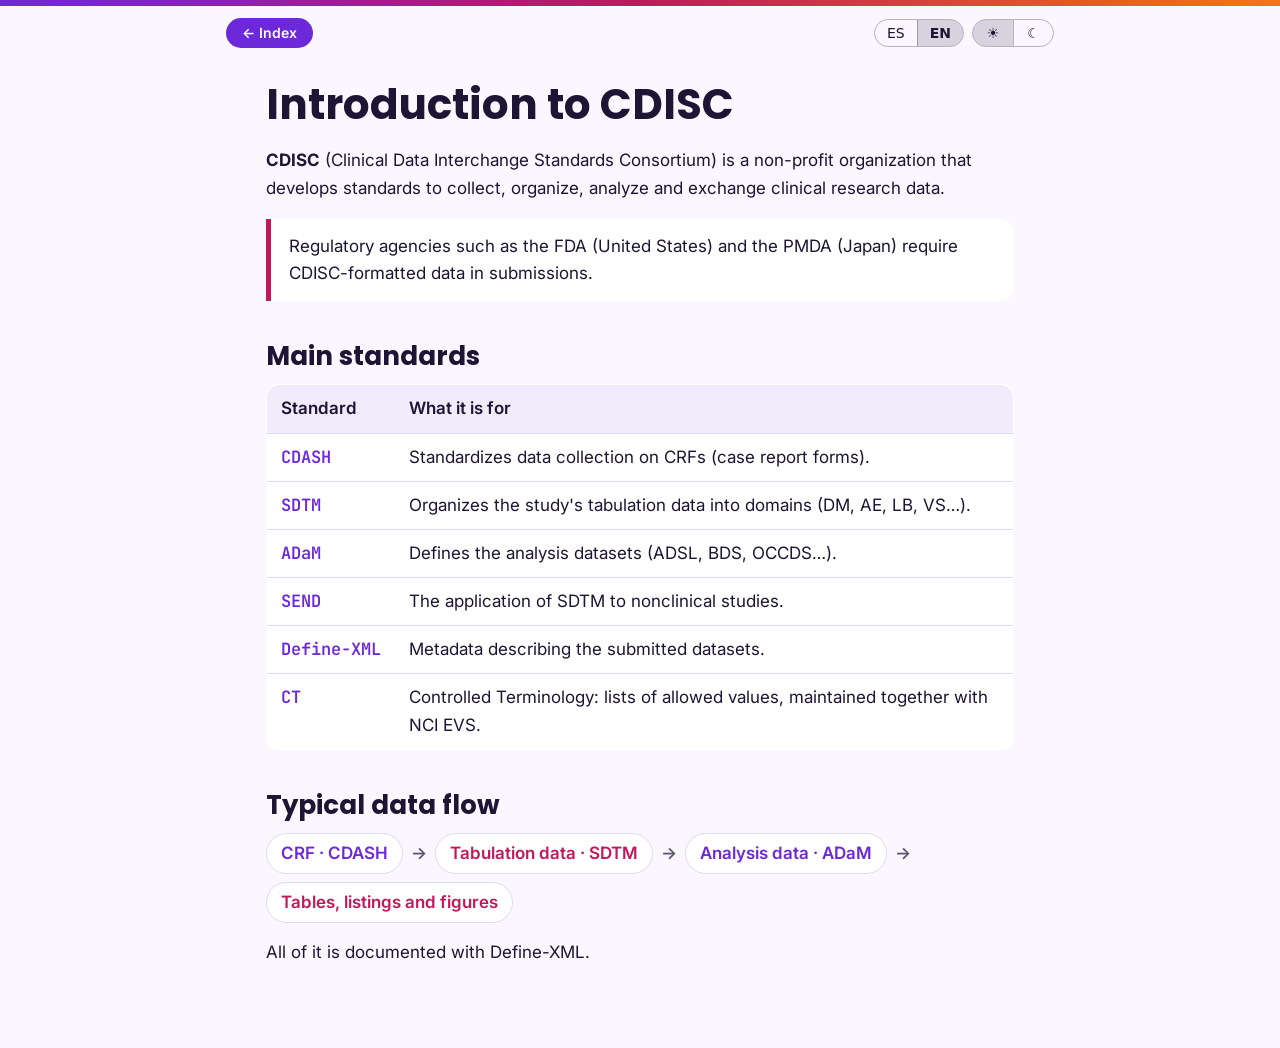
<file: lecciones/en/01-introduccion-cdisc.html>
<!doctype html>
<html lang="en">
<head>
  <meta charset="utf-8">
  <meta name="viewport" content="width=device-width, initial-scale=1">
  <title>Introduction to CDISC</title>
  <link rel="stylesheet" href="../../recursos/estilo.css?v=6">
  <script src="../../recursos/controles.js?v=6"></script>
</head>
<body>
<main class="cdisc-prosa">
  <h1>Introduction to CDISC</h1>
  <p><strong>CDISC</strong> (Clinical Data Interchange Standards Consortium) is a non-profit organization
  that develops standards to collect, organize, analyze and exchange clinical research data.</p>
  <p class="nota">Regulatory agencies such as the FDA (United States) and the PMDA (Japan) require CDISC-formatted data in submissions.</p>

  <h2>Main standards</h2>
  <table>
    <tr><th>Standard</th><th>What it is for</th></tr>
    <tr><td>CDASH</td><td>Standardizes data collection on CRFs (case report forms).</td></tr>
    <tr><td>SDTM</td><td>Organizes the study's tabulation data into domains (DM, AE, LB, VS…).</td></tr>
    <tr><td>ADaM</td><td>Defines the analysis datasets (ADSL, BDS, OCCDS…).</td></tr>
    <tr><td>SEND</td><td>The application of SDTM to nonclinical studies.</td></tr>
    <tr><td>Define-XML</td><td>Metadata describing the submitted datasets.</td></tr>
    <tr><td>CT</td><td>Controlled Terminology: lists of allowed values, maintained together with NCI EVS.</td></tr>
  </table>

  <h2>Typical data flow</h2>
  <ul class="flujo">
    <li>CRF · CDASH</li><li class="flecha" aria-hidden="true">→</li><li>Tabulation data · SDTM</li><li class="flecha" aria-hidden="true">→</li><li>Analysis data · ADaM</li><li class="flecha" aria-hidden="true">→</li><li>Tables, listings and figures</li>
  </ul>
  <p style="margin-top:16px">All of it is documented with Define-XML.</p>
</main>
</body>
</html>
</file>
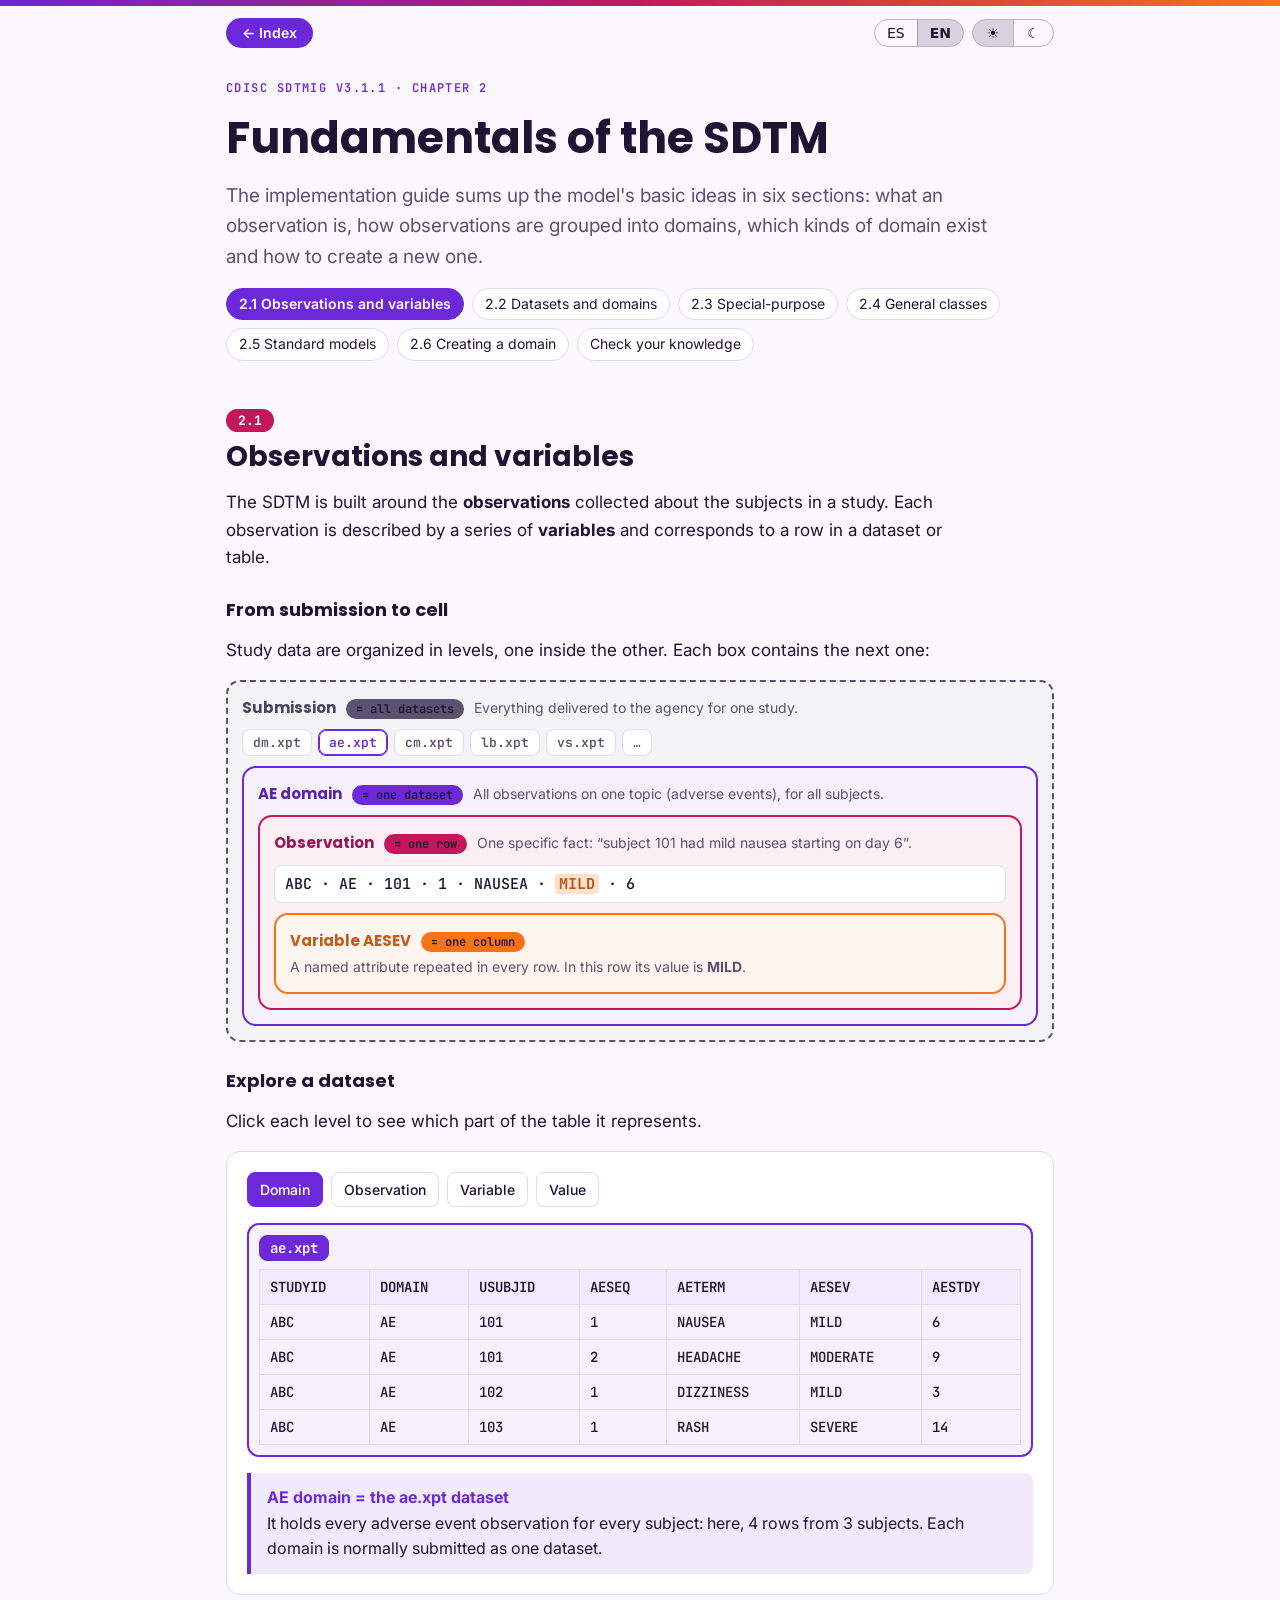
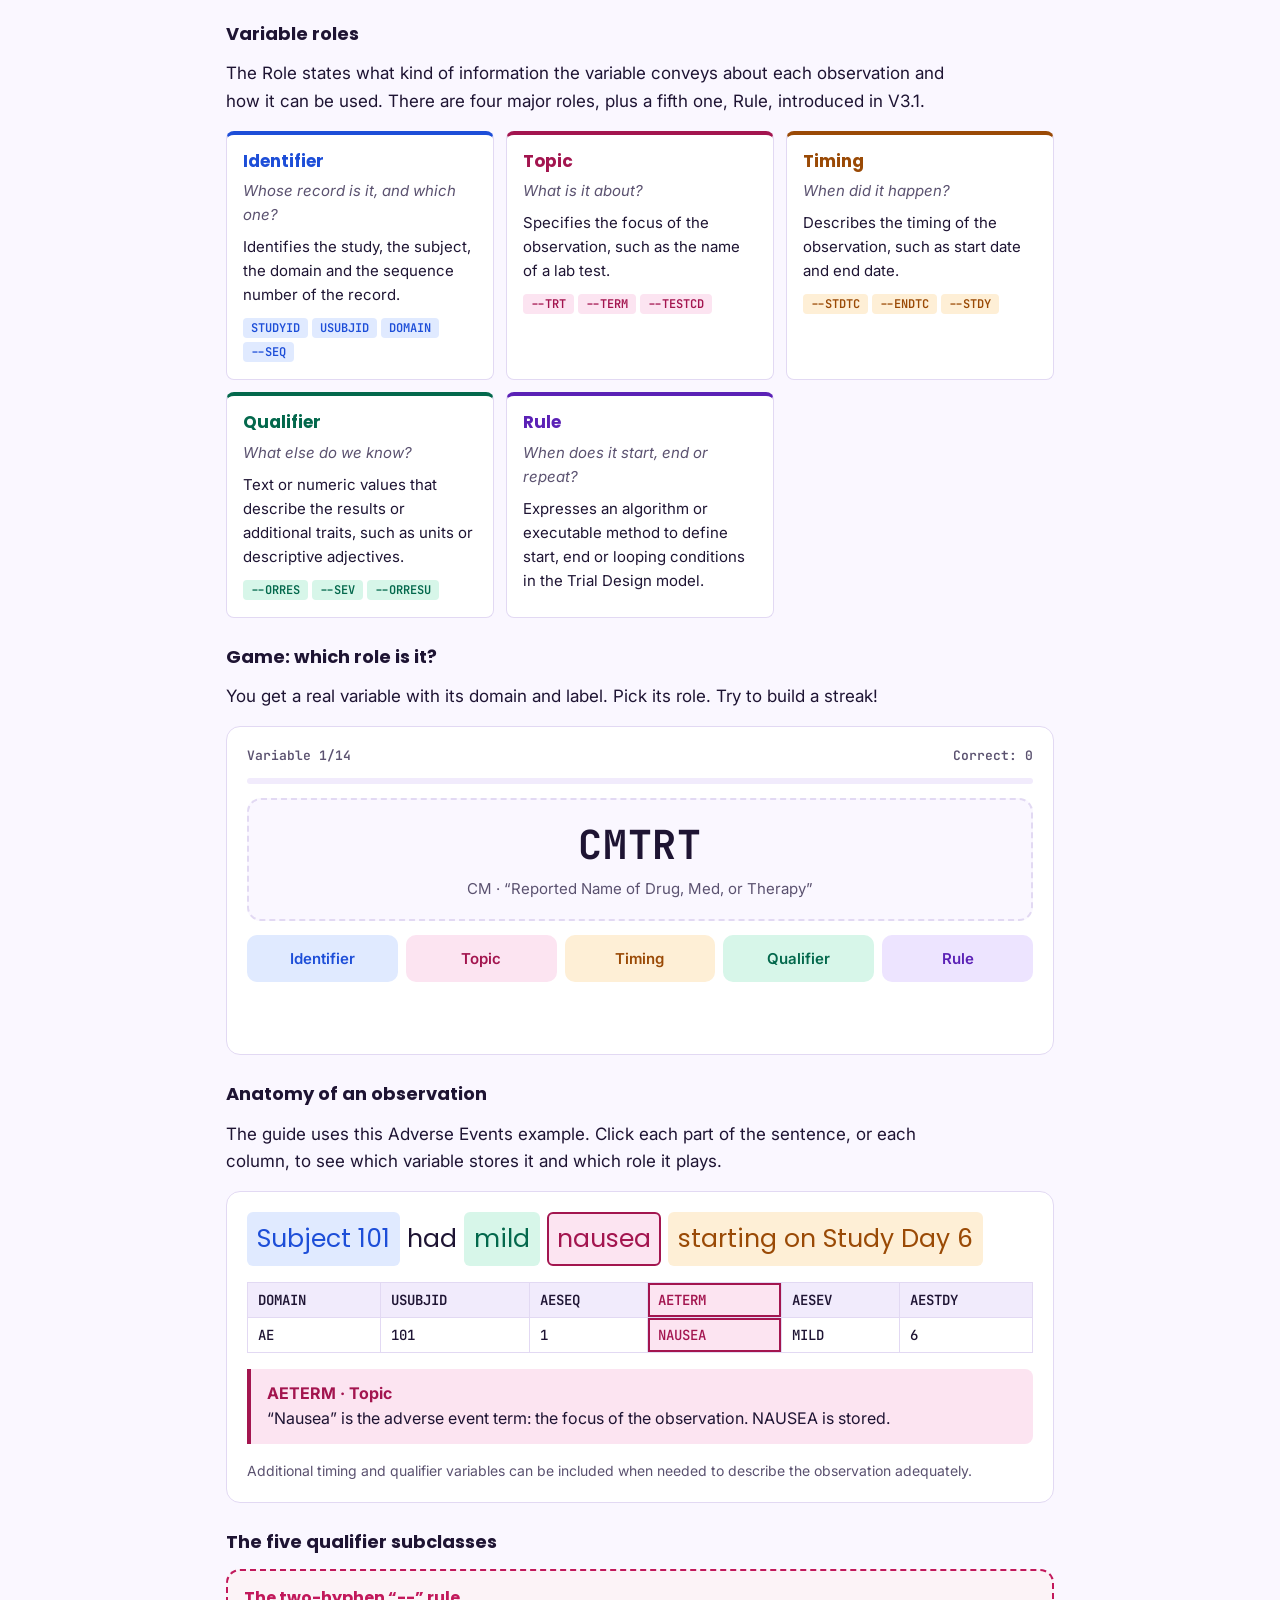
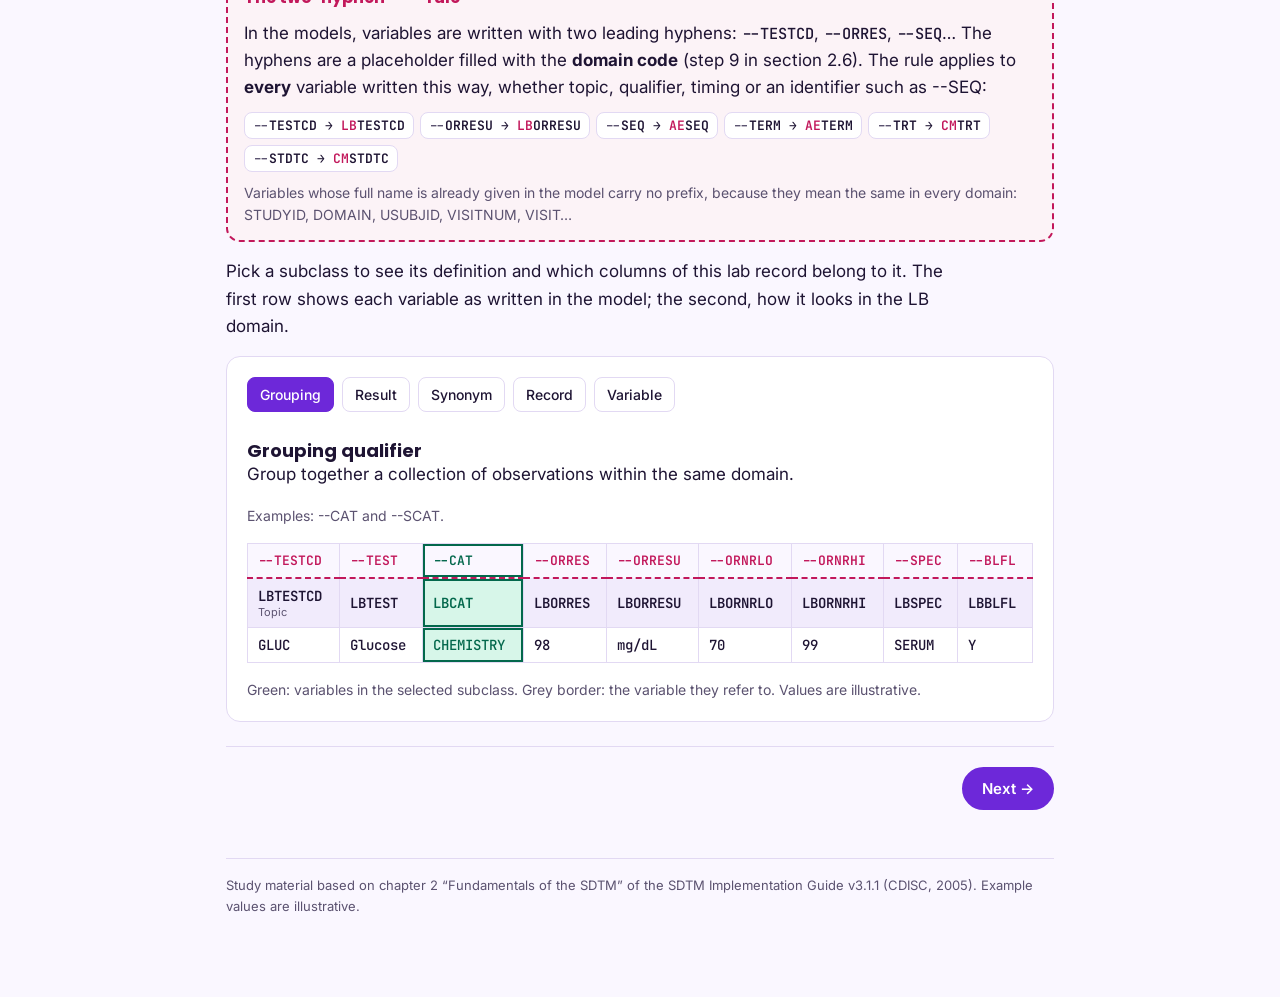
<file: lecciones/en/02-sdtmig-cap2-fundamentos.html>
<!DOCTYPE html>
<html lang="en">
<head>
<meta charset="utf-8">
<meta name="viewport" content="width=device-width, initial-scale=1">
<title>SDTMIG 3.1.1 · Ch. 2 Fundamentals of the SDTM</title>
<link rel="stylesheet" href="../../recursos/estilo.css?v=6">
<link rel="stylesheet" href="../../recursos/leccion-sdtmig.css?v=6">
<script src="../../recursos/controles.js?v=6"></script>
</head>
<body>
<main>

<section>
  <span class="eyebrow">CDISC SDTMIG v3.1.1 · Chapter 2</span>
  <h1>Fundamentals of the SDTM</h1>
  <p class="lead">The implementation guide sums up the model's basic ideas in six sections: what an observation is, how observations are grouped into domains, which kinds of domain exist and how to create a new one.</p>
  <nav aria-label="Contents">
    <a href="#s21">2.1 Observations and variables</a><a href="#s22">2.2 Datasets and domains</a><a href="#s23">2.3 Special-purpose</a><a href="#s24">2.4 General classes</a><a href="#s25">2.5 Standard models</a><a href="#s26">2.6 Creating a domain</a><a href="#quiz">Check your knowledge</a>
  </nav>
</section>

<!-- ============ 2.1 ============ -->
<section id="s21">
  <span class="num">2.1</span>
  <h2>Observations and variables</h2>
  <p>The SDTM is built around the <b>observations</b> collected about the subjects in a study. Each observation is described by a series of <b>variables</b> and corresponds to a row in a dataset or table.</p>

  <h3>From submission to cell</h3>
  <p>Study data are organized in levels, one inside the other. Each box contains the next one:</p>
  <div class="niveles" aria-label="Nested levels diagram">
    <div class="nv nv-envio">
      <div class="nv-cab"><span class="nv-tit">Submission</span><span class="nv-eq">= all datasets</span><span class="nv-desc">Everything delivered to the agency for one study.</span></div>
      <div class="archivos"><span>dm.xpt</span><span class="on">ae.xpt</span><span>cm.xpt</span><span>lb.xpt</span><span>vs.xpt</span><span>…</span></div>
      <div class="nv lv-dom">
        <div class="nv-cab"><span class="nv-tit">AE domain</span><span class="nv-eq">= one dataset</span><span class="nv-desc">All observations on one topic (adverse events), for all subjects.</span></div>
        <div class="nv lv-obs">
          <div class="nv-cab"><span class="nv-tit">Observation</span><span class="nv-eq">= one row</span><span class="nv-desc">One specific fact: “subject 101 had mild nausea starting on day 6”.</span></div>
          <div class="nv-frase">ABC · AE · 101 · 1 · NAUSEA · <b>MILD</b> · 6</div>
          <div class="nv lv-var">
            <div class="nv-cab"><span class="nv-tit">Variable AESEV</span><span class="nv-eq">= one column</span><span class="nv-desc">A named attribute repeated in every row. In this row its value is <b>MILD</b>.</span></div>
          </div>
        </div>
      </div>
    </div>
  </div>

  <h3>Explore a dataset</h3>
  <p>Click each level to see which part of the table it represents.</p>
  <div class="panel">
    <div class="tabs" id="xtabs" role="group" aria-label="Level"></div>
    <div class="xwrap" id="xwrap">
      <span class="xnombre">ae.xpt</span>
      <div class="scroll">
        <table aria-label="Example AE dataset">
          <tr><th>STUDYID</th><th>DOMAIN</th><th>USUBJID</th><th>AESEQ</th><th>AETERM</th><th class="col-sel">AESEV</th><th>AESTDY</th></tr>
          <tr class="fila-sel"><td>ABC</td><td>AE</td><td>101</td><td>1</td><td>NAUSEA</td><td class="col-sel celda-sel">MILD</td><td>6</td></tr>
          <tr><td>ABC</td><td>AE</td><td>101</td><td>2</td><td>HEADACHE</td><td class="col-sel">MODERATE</td><td>9</td></tr>
          <tr><td>ABC</td><td>AE</td><td>102</td><td>1</td><td>DIZZINESS</td><td class="col-sel">MILD</td><td>3</td></tr>
          <tr><td>ABC</td><td>AE</td><td>103</td><td>1</td><td>RASH</td><td class="col-sel">SEVERE</td><td>14</td></tr>
        </table>
      </div>
    </div>
    <div class="explain" id="xinfo" aria-live="polite"></div>
  </div>

  <h3>Variable roles</h3>
  <p>The Role states what kind of information the variable conveys about each observation and how it can be used. There are four major roles, plus a fifth one, Rule, introduced in V3.1.</p>
  <div class="roles">
    <div class="role r-id"><h3>Identifier</h3><span class="q">Whose record is it, and which one?</span><span>Identifies the study, the subject, the domain and the sequence number of the record.</span><span><span class="tag">STUDYID</span> <span class="tag">USUBJID</span> <span class="tag">DOMAIN</span> <span class="tag">--SEQ</span></span></div>
    <div class="role r-topic"><h3>Topic</h3><span class="q">What is it about?</span><span>Specifies the focus of the observation, such as the name of a lab test.</span><span><span class="tag">--TRT</span> <span class="tag">--TERM</span> <span class="tag">--TESTCD</span></span></div>
    <div class="role r-timing"><h3>Timing</h3><span class="q">When did it happen?</span><span>Describes the timing of the observation, such as start date and end date.</span><span><span class="tag">--STDTC</span> <span class="tag">--ENDTC</span> <span class="tag">--STDY</span></span></div>
    <div class="role r-qual"><h3>Qualifier</h3><span class="q">What else do we know?</span><span>Text or numeric values that describe the results or additional traits, such as units or descriptive adjectives.</span><span><span class="tag">--ORRES</span> <span class="tag">--SEV</span> <span class="tag">--ORRESU</span></span></div>
    <div class="role r-rule"><h3>Rule</h3><span class="q">When does it start, end or repeat?</span><span>Expresses an algorithm or executable method to define start, end or looping conditions in the Trial Design model.</span></div>
  </div>

  <h3>Game: which role is it?</h3>
  <p>You get a real variable with its domain and label. Pick its role. Try to build a streak!</p>
  <div class="panel juego" id="juego" aria-live="polite"></div>

  <h3>Anatomy of an observation</h3>
  <p>The guide uses this Adverse Events example. Click each part of the sentence, or each column, to see which variable stores it and which role it plays.</p>
  <div class="panel">
    <div class="sentence" id="sentence">
      <button class="seg r-id" data-k="USUBJID">Subject 101</button> had
      <button class="seg r-qual" data-k="AESEV">mild</button>
      <button class="seg r-topic" data-k="AETERM">nausea</button>
      <button class="seg r-timing" data-k="AESTDY">starting on Study Day 6</button>
    </div>
    <div class="scroll">
      <table id="aeTable" aria-label="The observation as a row of the AE dataset">
        <tr><th data-k="DOMAIN">DOMAIN</th><th data-k="USUBJID">USUBJID</th><th data-k="AESEQ">AESEQ</th><th data-k="AETERM">AETERM</th><th data-k="AESEV">AESEV</th><th data-k="AESTDY">AESTDY</th></tr>
        <tr><td data-k="DOMAIN">AE</td><td data-k="USUBJID">101</td><td data-k="AESEQ">1</td><td data-k="AETERM">NAUSEA</td><td data-k="AESEV">MILD</td><td data-k="AESTDY">6</td></tr>
      </table>
    </div>
    <div class="explain" id="explain" aria-live="polite"></div>
    <span class="hint">Additional timing and qualifier variables can be included when needed to describe the observation adequately.</span>
  </div>

  <h3>The five qualifier subclasses</h3>
  <div class="guiones">
    <h4>The two-hyphen “--” rule</h4>
    <span>In the models, variables are written with two leading hyphens: <code>--TESTCD</code>, <code>--ORRES</code>, <code>--SEQ</code>… The hyphens are a placeholder filled with the <b>domain code</b> (step 9 in section 2.6). The rule applies to <b>every</b> variable written this way, whether topic, qualifier, timing or an identifier such as --SEQ:</span>
    <div class="conv"><span><s>--</s>TESTCD → <i>LB</i>TESTCD</span><span><s>--</s>ORRESU → <i>LB</i>ORRESU</span><span><s>--</s>SEQ → <i>AE</i>SEQ</span><span><s>--</s>TERM → <i>AE</i>TERM</span><span><s>--</s>TRT → <i>CM</i>TRT</span><span><s>--</s>STDTC → <i>CM</i>STDTC</span></div>
    <span class="hint">Variables whose full name is already given in the model carry no prefix, because they mean the same in every domain: STUDYID, DOMAIN, USUBJID, VISITNUM, VISIT…</span>
  </div>
  <p>Pick a subclass to see its definition and which columns of this lab record belong to it. The first row shows each variable as written in the model; the second, how it looks in the LB domain.</p>
  <div class="panel">
    <div class="tabs" id="qtabs" role="group" aria-label="Qualifier subclasses"></div>
    <div><h3 id="qtitle"></h3><p id="qdesc"></p></div>
    <p class="hint" id="qex"></p>
    <div class="scroll">
      <table id="lbTable" aria-label="Example record from the LB domain">
        <tr class="modelo"><th data-v="LBTESTCD">--TESTCD</th><th data-v="LBTEST">--TEST</th><th data-v="LBCAT">--CAT</th><th data-v="LBORRES">--ORRES</th><th data-v="LBORRESU">--ORRESU</th><th data-v="LBORNRLO">--ORNRLO</th><th data-v="LBORNRHI">--ORNRHI</th><th data-v="LBSPEC">--SPEC</th><th data-v="LBBLFL">--BLFL</th></tr>
        <tr><th data-v="LBTESTCD">LBTESTCD<small>Topic</small></th><th data-v="LBTEST">LBTEST</th><th data-v="LBCAT">LBCAT</th><th data-v="LBORRES">LBORRES</th><th data-v="LBORRESU">LBORRESU</th><th data-v="LBORNRLO">LBORNRLO</th><th data-v="LBORNRHI">LBORNRHI</th><th data-v="LBSPEC">LBSPEC</th><th data-v="LBBLFL">LBBLFL</th></tr>
        <tr><td data-v="LBTESTCD">GLUC</td><td data-v="LBTEST">Glucose</td><td data-v="LBCAT">CHEMISTRY</td><td data-v="LBORRES">98</td><td data-v="LBORRESU">mg/dL</td><td data-v="LBORNRLO">70</td><td data-v="LBORNRHI">99</td><td data-v="LBSPEC">SERUM</td><td data-v="LBBLFL">Y</td></tr>
      </table>
    </div>
    <span class="hint">Green: variables in the selected subclass. Grey border: the variable they refer to. Values are illustrative.</span>
  </div>
</section>

<!-- ============ 2.2 ============ -->
<section id="s22">
  <span class="num">2.2</span>
  <h2>Datasets and domains</h2>
  <p>A <b>domain</b> is a collection of logically related observations with a common topic. Each domain is normally submitted as one <b>dataset</b>: a flat file in which each row is an observation and each column a variable.</p>

  <h3>The DOMAIN code</h3>
  <p>Each dataset is distinguished by a unique two-character code that should be used consistently throughout the submission. Switch domains to see its three uses.</p>
  <div class="panel">
    <div class="pick" id="dpick" role="group" aria-label="Domain"><span class="hint">Domain:</span></div>
    <span class="hint" id="dname"></span>
    <div class="uses">
      <div><span>1. Dataset name</span><b id="u1"></b></div>
      <div><span>2. Value of the DOMAIN variable</span><b id="u2"></b></div>
      <div><span>3. Prefix of most variable names</span><b id="u3"></b><em id="u3b"></em></div>
    </div>
  </div>

  <h3>Metadata: the “Define” document</h3>
  <p>Each dataset comes with a data definition document, “Define” (define.xml), that describes its variables using seven attributes. Here they are applied to <code>AETERM</code>:</p>
  <div class="panel scroll">
    <table class="meta" aria-label="The seven metadata attributes">
      <tr><th>Attribute</th><th>Example</th><th>What the guide says</th></tr>
      <tr><td>Name</td><td>AETERM</td><td>Up to 8 characters, for compatibility with SAS Transport.</td></tr>
      <tr><td>Label</td><td>Reported Term for the Adverse Event</td><td>Descriptive, up to 40 characters, unique within the dataset.</td></tr>
      <tr><td>Type</td><td>Char</td><td>Character or numeric.</td></tr>
      <tr><td>Controlled terms or format</td><td>**</td><td>Controlled terminology or display format. <b>*</b> = sponsor-defined list; <b>**</b> = external source such as MedDRA.</td></tr>
      <tr><td>Origin</td><td>CRF</td><td>Where the variable comes from.</td></tr>
      <tr><td>Role</td><td><span class="tag r-topic">Topic</span></td><td>Identifier, Topic, Timing or one of the five qualifiers. Already predefined for domains in the general classes.</td></tr>
      <tr><td>Comments</td><td>Free text</td><td>Any relevant information about the variable or its data.</td></tr>
    </table>
  </div>
  <div class="two">
    <div><h3>Raw and derived data</h3><span>Variables hold values as originally collected and derived values, such as a conversion to standard units or an average.</span></div>
    <div><h3>SDTM vs. the guide</h3><span>The SDTM only fixes name, label and type. The guide's domain models (sections 5 and 6) add controlled terms, origin and usage notes.</span></div>
  </div>
</section>

<!-- ============ 2.3 ============ -->
<section id="s23">
  <span class="num">2.3</span>
  <h2>Special-purpose domains</h2>
  <p>They have a <b>fixed structure</b>: they cannot be extended with qualifier or timing variables other than those specified.</p>
  <div class="cards">
    <div class="card c-esp"><span class="code">DM</span><h3>Demographics</h3><span>A set of standard variables describing each subject in the study.</span><span class="hint">Section 5 of the guide</span></div>
    <div class="card c-esp"><span class="code">CO</span><h3>Comments</h3><span>A fixed structure for free-text comments about a subject or about records in other domains.</span><span class="hint">Section 5 of the guide</span></div>
    <div class="card c-dis"><span class="code">TA · TE · TV…</span><h3>Trial design</h3><span>Fixed-structure datasets describing the design of the study.</span><span class="hint">Section 7 of the guide</span></div>
    <div class="card c-rel"><span class="code">SUPPQUAL · RELREC</span><h3>Relationships</h3><span>Fixed-structure datasets to relate records and add non-standard qualifiers.</span><span class="hint">Section 8 of the guide</span></div>
  </div>
</section>

<!-- ============ 2.4 ============ -->
<section id="s24">
  <span class="num">2.4</span>
  <h2>The general domain classes</h2>
  <p>Every observation in a study falls into one of two big groups. Special-purpose domains have a fixed structure; everything else is split among three <b>general classes</b>, depending on the question it answers.</p>

  <div class="mapa" aria-label="Map of domain classes">
    <div class="raiz">Study observations</div>
    <div class="linea"></div>
    <div class="ramas">
      <div class="rama c-esp">
        <h3>Special-purpose</h3>
        <span class="nota">Fixed structure: cannot be extended.</span>
        <div class="chips"><span>DM</span><span>CO</span></div>
        <span class="nota">Plus the trial design datasets (TA, TE, TV…) and relationship datasets (SUPPQUAL, RELREC).</span>
      </div>
      <div class="rama" style="--g:var(--ink)">
        <h3>General classes</h3>
        <span class="nota">They share identifier and timing variables; each class has its own topic and qualifiers.</span>
        <div class="clases3">
          <div class="cl c-int"><h4>Interventions</h4><span class="preg">What was given to the subject?</span><span class="meta2">Topic: <code>--TRT</code><br>One row per treatment</span><div class="chips"><span>CM</span><span>EX</span><span>SU</span></div></div>
          <div class="cl c-eve"><h4>Events</h4><span class="preg">What happened to the subject?</span><span class="meta2">Topic: <code>--TERM</code><br>One row per event</span><div class="chips"><span>AE</span><span>DS</span><span>MH</span><span>DV*</span></div></div>
          <div class="cl c-hal"><h4>Findings</h4><span class="preg">What was measured or assessed?</span><span class="meta2">Topic: <code>--TESTCD</code><br>One row per test and time point</span><div class="chips"><span>EG</span><span>IE</span><span>LB</span><span>PE</span><span>QS</span><span>SC</span><span>VS</span></div></div>
        </div>
      </div>
    </div>
  </div>

  <h3>Which class does it belong to?</h3>
  <p>All these data belong to the same subject. Classify each one:</p>
  <div class="sorter" id="sorter"></div>
  <p class="hint">The class usually follows from the topic. For measurements or responses to questions, Findings is often the best choice. When it is not clear, the choice is based on the intent of the protocol, the analysis plan or the data structure (Appendix 10.6).</p>

  <h3>The three common rules, with examples</h3>
  <p>These rules state which variables any domain in the general classes may include.</p>
  <div class="reglas">
    <div class="regla">
      <h4><span class="n">1</span>Identifiers are the same in every domain</h4>
      <span class="enuncia">“The same set of Identifier variables applies to all domains based on the general observation classes.”</span>
      <div class="ejemplo"><b>Example</b>
        <span>Subject 101 has data in three domains from different classes. The identifier columns (in purple) are the same in all three; only the --SEQ prefix changes. They are what lets you join all of a subject’s data.</span>
        <div class="scroll"><table>
          <tr><th class="hl">STUDYID</th><th class="hl">DOMAIN</th><th class="hl">USUBJID</th><th class="hl">--SEQ</th><th>Topic variable</th></tr>
          <tr><td class="hl">ABC</td><td class="hl">AE</td><td class="hl">101</td><td class="hl">AESEQ = 1</td><td>AETERM = NAUSEA</td></tr>
          <tr><td class="hl">ABC</td><td class="hl">CM</td><td class="hl">101</td><td class="hl">CMSEQ = 1</td><td>CMTRT = IBUPROFEN</td></tr>
          <tr><td class="hl">ABC</td><td class="hl">LB</td><td class="hl">101</td><td class="hl">LBSEQ = 1</td><td>LBTESTCD = HGB</td></tr>
        </table></div>
        <span class="hint">An optional identifier can also be used where appropriate, e.g. --GRPID to group related records.</span>
      </div>
    </div>

    <div class="regla">
      <h4><span class="n">2</span>Any timing variable, but used consistently</h4>
      <span class="enuncia">“Any valid Timing variable is permissible for use in any submission dataset, but it should be used consistently where applicable for all domains.”</span>
      <div class="ejemplo"><b>Example</b>
        <span>In a pharmacokinetics study, samples are drawn at precise times relative to dosing. The sponsor may use the timing variables --TPTNUM and --TPT (planned time point) in LB:</span>
        <div class="scroll"><table>
          <tr><th>USUBJID</th><th>LBTESTCD</th><th class="hl">VISITNUM</th><th class="hl">VISIT</th><th class="hl2">LBTPTNUM</th><th class="hl2">LBTPT</th></tr>
          <tr><td>101</td><td>GLUC</td><td class="hl">2</td><td class="hl">WEEK 1</td><td class="hl2">1</td><td class="hl2">PRE-DOSE</td></tr>
          <tr><td>101</td><td>GLUC</td><td class="hl">2</td><td class="hl">WEEK 1</td><td class="hl2">2</td><td class="hl2">2 H POST-DOSE</td></tr>
        </table></div>
        <ul class="veredicto">
          <li><span class="s y">✓</span><span>If visit 2 is “WEEK 1” in LB, visit 2 is also “WEEK 1” in VS, EG and every other domain.</span></li>
          <li><span class="s y">✓</span><span>Dates are written the same way in all domains (ISO 8601): LBDTC, VSDTC, AESTDTC…</span></li>
          <li><span class="s n">✗</span><span>Calling visit 2 “WEEK 1” in LB and “VISIT 2” in VS: the data can no longer be compared.</span></li>
        </ul>
      </div>
    </div>

    <div class="regla">
      <h4><span class="n">3</span>Qualifiers may be added, but only from the same class</h4>
      <span class="enuncia">“Any additional Qualifier variables from the same general class may be added to a domain model.”</span>
      <div class="ejemplo"><b>Example</b>
        <span>AE belongs to the Events class. If the CRF records where an injection site reaction appeared, the sponsor may add AELOC, because --LOC is an Events qualifier.</span>
        <div class="scroll"><table>
          <tr><th>USUBJID</th><th>AESEQ</th><th>AETERM</th><th>AESEV</th><th class="hl2">AELOC</th></tr>
          <tr><td>101</td><td>3</td><td>INJECTION SITE REACTION</td><td>MILD</td><td class="hl2">LEFT ARM</td></tr>
        </table></div>
        <ul class="veredicto">
          <li><span class="s y">✓</span><span><b>AELOC</b>: --LOC is an Events qualifier.</span></li>
          <li><span class="s n">✗</span><span><b>AEORRES</b>: --ORRES is a Findings qualifier, not an Events one.</span></li>
          <li><span class="s n">✗</span><span><b>AEPHOTO</b>: invented by the sponsor, it exists in no class. That data would go to SUPPQUAL.</span></li>
        </ul>
      </div>
    </div>
  </div>
</section>

<!-- ============ 2.5 ============ -->
<section id="s25">
  <span class="num">2.5</span>
  <h2>The standard domain models</h2>
  <p>These are the domains defined or referenced in the guide. Filter by group and click a code to see its name.</p>
  <div class="panel">
    <div class="tabs" id="gtabs" role="group" aria-label="Domain groups"></div>
    <div class="doms" id="doms"></div>
    <div class="explain r-qual" id="domInfo" aria-live="polite"></div>
    <span class="hint">* Not included in this version of the guide; to be posted separately for comment.</span>
  </div>
  <h3>What the sponsor may and may not do</h3>
  <ul class="rules">
    <li><span class="ok">Only collected</span><span>Submit only the domains whose data were actually collected in the study.</span></li>
    <li><span class="ok">Allowed</span><span>Add relevant timing variables and qualifiers from the same general class, and drop variables from the model (with their description in Define).</span></li>
    <li><span class="no">Not allowed</span><span>Add any other new variables, rename existing ones or use them for a different purpose.</span></li>
    <li><span class="ok">SUPPQUAL</span><span>Data that do not fit the model's variables go into the Supplemental Qualifiers dataset (Section 8.4).</span></li>
    <li><span class="ok">Consistency</span><span>Any collected data in an analysis dataset must also appear in a tabulation dataset.</span></li>
  </ul>
  <p class="hint">The V3.x paradigm is very different from earlier versions: data once modeled horizontally in a single record are now often converted into multiple records.</p>
</section>

<!-- ============ 2.6 ============ -->
<section id="s26">
  <span class="num">2.6</span>
  <h2>Creating a new domain</h2>
  <p>A new domain is created only when no published domain already exists for the data. The key decision is choosing the right general class. The guide defines 14 steps:</p>
  <div class="fases" id="fases"></div>

  <h3>2.6.1 Which variables it may include (steps 4 to 7)</h3>
  <p>A new domain does not invent variables: it takes them from the set the SDTM already defines. The question is <b>which part</b> of that set it may take them from.</p>
  <div class="porque">
    <div class="comun"><h4>Common to every class</h4><span><b>Identifiers</b> (whose record, and which one?) and <b>timing</b> (when?). Every observation has a subject and a moment, whether it is a treatment, an event or a measurement. That is why <b>every</b> new domain inherits them.</span></div>
    <div class="propio"><h4>Specific to each class</h4><span><b>Topic and qualifiers</b> describe <b>what</b> was observed, and each class describes it differently. A treatment has a dose and a route; an event, a severity and an outcome; a measurement, a result and units. That is why a domain only takes topic and qualifiers from <b>its own</b> class.</span></div>
  </div>
  <p>Pick the class of the new domain to see what it may include and why:</p>
  <div class="panel">
    <div class="tabs" id="ntabs" role="group" aria-label="Class of the new domain"></div>
    <div class="flujo2" id="flujo"></div>
  </div>
  <p class="hint">Some names, such as --CAT or --LOC, exist in more than one class. What matters is that the variable is defined in the domain’s class. The variables shown are a selection; the full list for each class is in the SDTM.</p>
</section>

<!-- ============ Quiz ============ -->
<section id="quiz">
  <h2>Check your knowledge</h2>
  <div class="quiz" id="quizBox"></div>
  <div class="q-acc"><span class="score" id="score" aria-live="polite"></span><button type="button" id="reiniciar">↺ Restart quiz</button></div>
</section>

<footer>Study material based on chapter 2 “Fundamentals of the SDTM” of the SDTM Implementation Guide v3.1.1 (CDISC, 2005). Example values are illustrative.</footer>
</main>

<script>
const T = {
  ae: {
    DOMAIN:{r:'id',rol:'Identifier',t:'Stores the two-character domain code. Every row in this dataset has “AE”.'},
    USUBJID:{r:'id',rol:'Identifier',t:'“Subject 101” identifies whom the observation belongs to. 101 is stored.'},
    AESEQ:{r:'id',rol:'Identifier',t:'The sequence number distinguishes this record from the subject’s other records in the domain.'},
    AETERM:{r:'topic',rol:'Topic',t:'“Nausea” is the adverse event term: the focus of the observation. NAUSEA is stored.'},
    AESEV:{r:'qual',rol:'Record qualifier',t:'“Mild” is the severity. It describes the record as a whole. MILD is stored.'},
    AESTDY:{r:'timing',rol:'Timing',t:'“Starting on Study Day 6” is the study day the event began. 6 is stored.'}
  },
  x: [
    {k:'dom',n:'Domain',t:'AE domain = the ae.xpt dataset',d:'It holds every adverse event observation for every subject: here, 4 rows from 3 subjects. Each domain is normally submitted as one dataset.'},
    {k:'obs',n:'Observation',t:'Observation = one row',d:'“Subject 101 had mild nausea starting on day 6.” The row gathers everything known about that specific fact. Subject 101 has two observations in AE (AESEQ 1 and 2).'},
    {k:'var',n:'Variable',t:'Variable = one column (AESEV)',d:'AESEV stores the severity in every row of the domain. It has a name, label, type and role: here, record qualifier.'},
    {k:'val',n:'Value',t:'Value = one cell',d:'Where an observation meets a variable: the severity of subject 101’s event 1 is MILD.'}
  ],
  clasifica: [
    ['Takes ibuprofen 400 mg for a headache.',0,'It is a treatment the subject receives: Interventions (CM, concomitant medications).'],
    ['Has had a moderate headache since day 3.',1,'It is something that happens to the subject: Events (AE).'],
    ['Systolic blood pressure: 128 mmHg at visit 2.',2,'It is a planned measurement: Findings (VS).'],
    ['Smokes 10 cigarettes a day.',0,'It is a self-administered substance: Interventions (SU).'],
    ['Leaves the study because of an adverse event.',1,'It is the subject’s disposition: Events (DS).'],
    ['Hemoglobin: 13.2 g/dL.',2,'It is a lab result: Findings (LB).']
  ],
  qPrefix: "",
  q: [
    {n:'Grouping',d:'Group together a collection of observations within the same domain.',ex:'Examples: --CAT and --SCAT.',on:['LBCAT'],ref:[]},
    {n:'Result',d:'Describe the specific results associated with the topic variable for a finding. They are the answer to the question raised by the topic.',ex:'Examples: --ORRES, --STRESC and --STRESN. Many of the values in the DM domain are also result qualifiers.',on:['LBORRES'],ref:['LBTESTCD']},
    {n:'Synonym',d:'Specify an alternative name for a particular variable in an observation.',ex:'Examples: --MODIFY and --DECOD are equivalent to --TRT or --TERM; --TEST and --LOINC are equivalent to --TESTCD.',on:['LBTEST'],ref:['LBTESTCD']},
    {n:'Record',d:'Define additional attributes of the record as a whole, rather than of a particular variable.',ex:'Examples: --REASND, AESLIFE and all other SAE flags in AE; --BLFL, --POS, --LOC, --SPEC, --LOT and --NAM.',on:['LBSPEC','LBBLFL'],ref:[]},
    {n:'Variable',d:'Further modify or describe a specific variable and are only meaningful in its context.',ex:'Examples: --ORRESU, --ORNRHI and --ORNRLO qualify --ORRES; --DOSU and --DOSFRM qualify --DOSE.',on:['LBORRESU','LBORNRLO','LBORNRHI'],ref:['LBORRES']}
  ],
  d: [['AE','Adverse Events','TERM'],['CM','Concomitant Medications','TRT'],['LB','Laboratory Tests','TESTCD'],['VS','Vital Signs','TESTCD']],
  temaLabel: 'Typical topic variable: ',
  clases: [
    {n:'Interventions',k:'int',t:'Investigational treatments, therapeutic treatments and surgical procedures intentionally administered to the subject, with some actual or expected physiological effect.',ej:[['EX','as specified by the protocol (“exposure”)'],['CM','coincident with the study period (“concomitant medications”)'],['SU','self-administered, such as alcohol, tobacco or caffeine']],tema:'--TRT'},
    {n:'Events',k:'eve',t:'Occurrences or incidents independent of planned study evaluations, during the trial or prior to it.',ej:[['AE','adverse events'],['DS','disposition'],['MH','medical history, prior to the trial']],tema:'--TERM'},
    {n:'Findings',k:'hal',t:'Observations resulting from planned evaluations to address specific questions.',ej:[['PE','physical examination'],['LB','laboratory tests'],['EG','ECG testing'],['QS','questionnaire questions']],tema:'--TESTCD'}
  ],
  grupos: [
    {n:'Special-purpose',k:'esp',doms:[['DM','Demographics'],['CO','Comments']]},
    {n:'Interventions',k:'int',doms:[['CM','Concomitant Medications'],['EX','Exposure'],['SU','Substance Use']]},
    {n:'Events',k:'eve',doms:[['AE','Adverse Events'],['DS','Disposition'],['MH','Medical History'],['DV*','Protocol Deviations']]},
    {n:'Findings',k:'hal',doms:[['DA*','Drug Accountability'],['EG','ECG Tests'],['IE','Inclusion/Exclusion Exceptions'],['LB','Laboratory Tests'],['MB*','Microbiology Specimens'],['MS*','Microbiology Susceptibility'],['PC*','Pharmacokinetics Concentrations'],['PP*','Pharmacokinetics Parameters'],['PE','Physical Examinations'],['QS','Questionnaires'],['SC','Subject Characteristics'],['VS','Vital Signs']]},
    {n:'Trial design',k:'dis',doms:[['TE','Trial Elements'],['TA','Trial Arms'],['TV','Trial Visits'],['SE','Subject Elements'],['SV','Subject Visits'],['TI','Trial Inclusion/Exclusion Criteria'],['TS','Trial Summary']]},
    {n:'Relationships',k:'rel',doms:[['SUPPQUAL','Supplemental Qualifiers'],['RELREC','Related Records']]}
  ],
  todos: 'All',
  grupoDe: 'Group',
  fases: [
    {n:'Decide', pasos:[
      'Ensure there is a definite need for a new domain. The Findings vertical structure, for example, can hold many types of information as separate records in the same domain.',
      'Verify on the CDISC website that no existing domain model covers the data.',
      'Choose the general class (Interventions, Events or Findings): identify the topic and the closest class; if the submission already has a domain with the same topic and class, use it; look for an existing model to use as a prototype (most will follow Findings); check that the class has most of the required and expected qualifiers; select the variables.']},
    {n:'Variables', pasos:[
      'Include the identifier variables (USUBJID, STUDYID and --SEQ).',
      'Include the topic variable from the chosen class (e.g. --TESTCD for Findings).',
      'Include the relevant qualifiers from that class, omitting those that do not apply.',
      'Include the applicable timing variables from the SDTM.']},
    {n:'Code', pasos:[
      'Check the CDISC website for an assigned two-character code. If there is none, the sponsor picks a unique one and uses it throughout the submission.',
      'Apply the code to the variables: replace the two hyphens “--” in the model with the domain code.']},
    {n:'Adjust', pasos:[
      'Order the variables as in the most similar domain model.',
      'Adjust labels only where needed to convey their meaning, using title case (capitalize every word except articles, prepositions and conjunctions).',
      'Compare with the CDISC General Assumptions and similar domains, so no variable is created when a standard one already exists.',
      'Label the dataset in Define as: <domain name>, <class>, CDISC SDTM Version <version>, <structure, e.g. “one record per subject”>.']},
    {n:'Propose', pasos:[
      'Request, on the CDISC Public Discussion Forum, that the new variables needed be added to the general classes.']}
  ],
  paso: 'Step',
  nuevo: {
    titulo: 'New domain', si: 'Included', no: 'Not allowed', temaYcal: 'Topic and qualifiers:', ejemploTit: 'Example',
    siempre: [['Identifiers','whose record, and which one?',['STUDYID','DOMAIN','USUBJID','--SEQ']],['Timing','when?',['VISITNUM','--DTC','--STDTC','--STDY']]],
    porClase: [
      {tema:'--TRT',quals:['--DOSE','--DOSU','--DOSFRQ','--ROUTE'],describe:'what was given, how much and by which route'},
      {tema:'--TERM',quals:['--SEV','--SER','--REL','--OUT'],describe:'what happened, how serious it was and how it ended'},
      {tema:'--TESTCD',quals:['--ORRES','--ORRESU','--ORNRLO','--ORNRHI'],describe:'what was measured and what the result was'}
    ],
    motivoSi: pc => 'They describe ' + pc.describe + ': exactly what this domain records.',
    motivoNo: (pc, clase) => 'They describe ' + pc.describe + '. They make no sense in a ' + clase + ' domain.',
    ejemplos: [
      {idea:'New Interventions domain for vaccines received before the study:',si:[['--TRT','vaccine name'],['--DOSE and --ROUTE','dose and route of administration']],no:[['--OUT','the outcome of a vaccine reaction belongs to an event: it goes to AE'],['--ORRES','an antibody titer is a finding: it goes to a Findings domain']]},
      {idea:'New Events domain for hypoglycemia episodes:',si:[['--TERM','the episode'],['--SEV and --OUT','how serious it was and how it ended']],no:[['--ORRES','the measured glucose is a finding: it goes to LB'],['--DOSE','glucose given to treat it is an intervention: it goes to CM']]},
      {idea:'New Findings domain for an allergy skin test:',si:[['--TESTCD and --TEST','the test performed'],['--ORRES and --ORRESU','the wheal diameter and its units (mm)']],no:[['--OUT','outcome is an Events qualifier, not a Findings one'],['--DOSE','dose is an Interventions qualifier']]}
    ]
  },
  quiz: [
    ['In an SDTM dataset, what does an observation correspond to?',['A column','A row','A whole domain'],1,'Observations are rows; variables are columns.'],
    ['In the nausea example, what role does the value MILD have?',['Topic','Timing','Record qualifier'],2,'Severity describes the record as a whole.'],
    ['--CAT and --SCAT are…',['grouping qualifiers','result qualifiers','synonym qualifiers'],0,'They group observations within the same domain.'],
    ['Which is NOT a use of the DOMAIN code according to the guide?',['Dataset name','Variable name prefix','Variable label'],2,'It is used in the dataset name, as the DOMAIN value and as the variable prefix.'],
    ['Can qualifiers be added to the DM domain?',['Yes, from any class','No: it is special-purpose with a fixed structure','Only timing ones'],1,'Special-purpose domains cannot be extended.'],
    ['Lab results belong to which class?',['Interventions','Events','Findings'],2,'They result from planned evaluations: Findings.'],
    ['Which variables may the sponsor add to a standard domain?',['Any, if documented in Define','Only timing variables and qualifiers from the same general class','None'],1,'Everything else goes into SUPPQUAL.'],
    ['Can a new Findings domain include Events qualifiers?',['Yes','No'],1,'Topic and qualifiers may only come from its own general class.']
  ],
  juego: {
    pregunta: 'Variable', racha: 'Streak', puntos: 'Correct', bien: 'Correct!', mal: 'No. It is', siguiente: 'Next →', verResultado: 'See result →', otraVez: '↺ Play again', mejorRacha: 'Best streak',
    roles: ['Identifier','Topic','Timing','Qualifier','Rule'],
    mensaje: (o,n) => o===n ? 'Perfect! You master the roles.' : o>=n*0.75 ? 'Great job! Review the ones you missed.' : 'Review the role cards and try again.',
    vars: [
      ['STUDYID','All domains · “Study Identifier”',0,'It identifies the study.'],
      ['USUBJID','All domains · “Unique Subject Identifier”',0,'It uniquely identifies the subject across the whole submission.'],
      ['LBSEQ','LB · “Sequence Number”',0,'It is the sequence number: it identifies each of a subject’s records within the domain.'],
      ['AETERM','AE · “Reported Term for the Adverse Event”',1,'It is the focus of the observation: the adverse event.'],
      ['CMTRT','CM · “Reported Name of Drug, Med, or Therapy”',1,'It is the focus of the observation: the medication.'],
      ['VSTESTCD','VS · “Vital Signs Test Short Name”',1,'It is the focus of the observation: which vital sign was measured.'],
      ['AESTDTC','AE · “Start Date/Time of Adverse Event”',2,'It describes when the event started.'],
      ['VISITNUM','Several domains · “Visit Number”',2,'It tells at which visit the data were collected.'],
      ['AESEV','AE · “Severity/Intensity”',3,'Record qualifier: it describes the event as a whole.'],
      ['LBORRES','LB · “Result or Finding in Original Units”',3,'Result qualifier: it is the answer to the test.'],
      ['LBORRESU','LB · “Original Units”',3,'Variable qualifier: it only makes sense together with LBORRES.'],
      ['AEDECOD','AE · “Dictionary-Derived Term”',3,'Synonym qualifier: another, coded name for AETERM.'],
      ['LBCAT','LB · “Category for Lab Test”',3,'Grouping qualifier: it groups tests, e.g. CHEMISTRY.'],
      ['TESTRL','TE (trial design) · “Rule for Start of Element”',4,'It expresses the condition under which a trial element starts: a Rule.']
    ]
  },
  nivel1: 'Basic level', badge1: 'Basic', nivel2: 'Advanced level', badge2: 'Hard',
  intro2: 'Practical cases and details from the guide. Think carefully before answering.',
  quiz2: [
    ['LBORNRLO is a variable qualifier. Which variable does it qualify?',['LBTESTCD','LBORRES','LBSPEC'],1,'The lower limit of the normal range only makes sense together with the original result, LBORRES.'],
    ['Which qualifier subclass is AEDECOD?',['Result','Synonym','Grouping'],1,'It gives an alternative name (the coded dictionary term) for AETERM.'],
    ['Which of these variables does NOT change its name when going from the model to the LB domain?',['--SEQ','--TESTCD','USUBJID'],2,'USUBJID already has its full name in the model; --SEQ and --TESTCD become LBSEQ and LBTESTCD.'],
    ['The vital signs CRF records the patient’s position (sitting or standing). If the VS model lacked that variable, what would the sponsor do?',['Create its own variable, VSPOSIT','Add VSPOS, because --POS is a Findings qualifier','Not submit the data'],1,'Any qualifier from the same general class may be added, and --POS is a Findings record qualifier.'],
    ['A new Findings domain needs to record the dose given before the test. What does 2.6.1 say?',['It may add --DOSE','It cannot take Interventions qualifiers: that data goes to another domain or to SUPPQUAL','It may if it renames it'],1,'Topic and qualifiers may only come from the domain’s own class.'],
    ['When creating a new domain, when may the sponsor choose its own two-character code?',['Whenever it likes','Only if CDISC has not already assigned one','Never: the agency assigns them'],1,'Step 8: check the CDISC website first; if there is no code, the sponsor picks a unique one and uses it throughout the submission.'],
    ['In the “Controlled Terms or Format” column, what does a double asterisk (**) mean?',['The variable is required','The list comes from an external published source, such as MedDRA','The list is sponsor-defined'],1,'One asterisk: sponsor-defined list. Two: external published source, such as MedDRA.'],
    ['Which dataset label follows the step 13 format?',['ae.xpt – adverse events','Adverse Events, Events, CDISC SDTM Version 3.1.1, One record per event','AE dataset v3'],1,'The format is: <domain name>, <class>, CDISC SDTM Version <version>, <structure>.'],
    ['A collected data item appears in an analysis dataset but in no tabulation dataset. Is that acceptable?',['Yes, if documented in Define','No: any collected data in an analysis dataset must also appear in a tabulation dataset','Yes, if it is in the analysis dataset’s SUPPQUAL'],1,'Section 2.5 explicitly requires it.'],
    ['Before V3.x, results of several tests often went in a single row, one column per test. How are they represented in V3.x?',['The same: one column per test','As multiple records: one row per test','In SUPPQUAL'],1,'The V3.x paradigm turns what used to be one horizontal record into multiple records.']
  ],
  correcto: 'Correct. ', incorrecto: 'Not quite. ',
  aciertos: (g,d,n) => 'Score: '+g+' of '+d+(d===n?' · Quiz complete':'')
};
</script>
<script src="../../recursos/leccion-sdtmig.js?v=6"></script>
</body>
</html>
</file>
<file: recursos/estilo.css>
/*
 * CDISC Learning · Estilo "Mosaico"
 * Violeta, magenta y naranja. Títulos en Poppins, texto en Inter, código en JetBrains Mono.
 *
 * Uso: en el <head> de cada página
 *   lecciones/xx.html     → <link rel="stylesheet" href="../recursos/estilo.css">
 *   lecciones/en/xx.html  → <link rel="stylesheet" href="../../recursos/estilo.css">
 *
 * Variables disponibles (cambian solas entre tema claro y oscuro):
 *   Superficies: --bg --surface --soft --line
 *   Texto:       --ink --muted
 *   Marca:       --primary --on-primary --accent --on-accent --sun
 *   Respuestas:  --ok --ok-bg --no --no-bg
 *   Roles SDTM:  --id --topic --timing --qual --rule (texto) y --id-bg ... --rule-bg (fondo)
 *   Tipografía:  --display --body --mono      Esquinas: --radius
 *
 * Clases útiles:
 *   .cdisc-prosa  → estilo completo para lecciones sencillas (títulos, tablas, listas…)
 *   .r-id .r-topic .r-timing .r-qual .r-rule  → fijan --c y --cb al color del rol
 */
@import url("https://fonts.googleapis.com/css2?family=Inter:wght@400;500;600;700&family=JetBrains+Mono:wght@400;500;600&family=Poppins:wght@600;700&display=swap");

:root {
  --display: "Poppins", "Segoe UI", system-ui, sans-serif;
  --body: "Inter", "Segoe UI", system-ui, sans-serif;
  --mono: "JetBrains Mono", Consolas, "Courier New", monospace;
  --radius: 14px;

  --bg: #FAF7FF; --surface: #FFFFFF; --soft: #F1EBFC; --line: #E2D9F3;
  --ink: #1E1433; --muted: #5B5270;
  --primary: #6D28D9; --on-primary: #FFFFFF;
  --accent: #C2185B; --on-accent: #FFFFFF;
  --sun: #F97316;
  --ok: #047857; --ok-bg: #D7F6E9; --no: #B91C1C; --no-bg: #FDE2E2;

  --id: #1D4ED8;     --id-bg: #E0EAFF;
  --topic: #A3154F;  --topic-bg: #FCE4F1;
  --timing: #9A4A06; --timing-bg: #FEEFD6;
  --qual: #03684C;   --qual-bg: #D7F6E9;
  --rule: #5B21B6;   --rule-bg: #EDE4FF;
}

@media (prefers-color-scheme: dark) {
  :root:not([data-theme="light"]) {
    --bg: #140F22; --surface: #1E1730; --soft: #271E3D; --line: #352B4D;
    --ink: #F0EAFB; --muted: #ABA2C2;
    --primary: #A78BFA; --on-primary: #1A0B3D;
    --accent: #F472B6; --on-accent: #3B0A22;
    --sun: #FB923C;
    --ok: #6EE7B7; --ok-bg: #0F3A2C; --no: #FCA5A5; --no-bg: #4A1818;
    --id: #93B4FF;     --id-bg: #1C2A55;
    --topic: #F9A8D4;  --topic-bg: #4C1733;
    --timing: #FDBA74; --timing-bg: #46290F;
    --qual: #6EE7B7;   --qual-bg: #0F3A2C;
    --rule: #C4B5FD;   --rule-bg: #2E2156;
    color-scheme: dark;
  }
}
:root[data-theme="dark"] {
  --bg: #140F22; --surface: #1E1730; --soft: #271E3D; --line: #352B4D;
  --ink: #F0EAFB; --muted: #ABA2C2;
  --primary: #A78BFA; --on-primary: #1A0B3D;
  --accent: #F472B6; --on-accent: #3B0A22;
  --sun: #FB923C;
  --ok: #6EE7B7; --ok-bg: #0F3A2C; --no: #FCA5A5; --no-bg: #4A1818;
  --id: #93B4FF;     --id-bg: #1C2A55;
  --topic: #F9A8D4;  --topic-bg: #4C1733;
  --timing: #FDBA74; --timing-bg: #46290F;
  --qual: #6EE7B7;   --qual-bg: #0F3A2C;
  --rule: #C4B5FD;   --rule-bg: #2E2156;
  color-scheme: dark;
}

/* ---------- Base común ---------- */
*, *::before, *::after { box-sizing: border-box; }
body {
  margin: 0;
  background: var(--bg);
  color: var(--ink);
  font: 400 17px/1.6 var(--body);
}
/* Banda de color característica en la parte superior */
body::before {
  content: "";
  display: block;
  height: 6px;
  background: linear-gradient(90deg, var(--primary), var(--accent), var(--sun));
}
h1, h2, h3 { font-family: var(--display); line-height: 1.2; text-wrap: balance; }
a { color: var(--primary); }
code, kbd, samp { font-family: var(--mono); font-size: .9em; }
::selection { background: var(--accent); color: var(--on-accent); }
:focus-visible { outline: 3px solid var(--accent); outline-offset: 2px; }

.r-id     { --c: var(--id);     --cb: var(--id-bg); }
.r-topic  { --c: var(--topic);  --cb: var(--topic-bg); }
.r-timing { --c: var(--timing); --cb: var(--timing-bg); }
.r-qual   { --c: var(--qual);   --cb: var(--qual-bg); }
.r-rule   { --c: var(--rule);   --cb: var(--rule-bg); }

/* ---------- .cdisc-prosa: lecciones sencillas ---------- */
.cdisc-prosa {
  max-width: 780px;
  margin: 0 auto;
  padding: 24px max(16px, env(safe-area-inset-right, 0px)) 64px max(16px, env(safe-area-inset-left, 0px));
}
.cdisc-prosa h1 { font-size: clamp(30px, 6vw, 42px); margin: 8px 0 16px; }
.cdisc-prosa h2 { font-size: 26px; margin: 40px 0 12px; }
.cdisc-prosa h3 { font-size: 19px; margin: 28px 0 8px; }
.cdisc-prosa p, .cdisc-prosa li { max-width: 68ch; }
.cdisc-prosa .volver {
  display: inline-block; font-size: 14px; text-decoration: none; color: var(--ink);
  border: 1px solid var(--line); background: var(--surface); border-radius: 999px; padding: 4px 12px;
}
.cdisc-prosa .volver:hover { border-color: var(--primary); color: var(--primary); }
.cdisc-prosa table {
  border-collapse: collapse; width: 100%; background: var(--surface);
  border: 1px solid var(--line); border-radius: var(--radius); overflow: hidden;
}
.cdisc-prosa th, .cdisc-prosa td { text-align: left; padding: 10px 14px; border-bottom: 1px solid var(--line); vertical-align: top; }
.cdisc-prosa tr:last-child td { border-bottom: 0; }
.cdisc-prosa th { background: var(--soft); font-weight: 600; }
.cdisc-prosa td:first-child { font-family: var(--mono); font-weight: 600; color: var(--primary); white-space: nowrap; }
.cdisc-prosa .nota {
  border-left: 5px solid var(--accent); background: var(--surface);
  border-radius: 0 var(--radius) var(--radius) 0; padding: 14px 18px;
}
.cdisc-prosa .flujo { display: flex; flex-wrap: wrap; gap: 8px; align-items: center; padding: 0; margin: 0; list-style: none; }
.cdisc-prosa .flujo li {
  background: var(--surface); border: 1px solid var(--line); border-radius: 999px;
  padding: 6px 14px; font-weight: 600;
}
.cdisc-prosa .flujo li:nth-child(4n+1) { color: var(--primary); }
.cdisc-prosa .flujo li:nth-child(4n+3) { color: var(--accent); }
.cdisc-prosa .flujo li.flecha { background: none; border: 0; padding: 0; color: var(--muted); }
</file>
<file: recursos/leccion-sdtmig.css>
/* Estilos de la lección «SDTMIG 3.1.1 · Cap. 2» (ES y EN). Usa las variables de estilo.css. */
main{max-width:860px;margin:0 auto;padding-block:32px 80px;padding-left:max(16px,env(safe-area-inset-left,0px));padding-right:max(16px,env(safe-area-inset-right,0px));display:flex;flex-direction:column;gap:48px}
section{display:flex;flex-direction:column;gap:16px;min-width:0}
h1,h2,h3{margin:0}
h1{font-size:clamp(30px,6vw,44px)}h2{font-size:28px}h3{font-size:18px;margin-top:12px}
p{margin:0;max-width:66ch}
.eyebrow{font:600 12px var(--mono);letter-spacing:.12em;text-transform:uppercase;color:var(--primary)}
.num{align-self:flex-start;font:700 13px var(--mono);color:var(--on-accent);background:var(--accent);border-radius:999px;padding:3px 12px;margin-bottom:-8px}
.lead{font-size:19px;color:var(--muted)}
code{font-weight:500}
nav{display:flex;flex-wrap:wrap;gap:8px}
nav a{font-size:14px;color:var(--ink);text-decoration:none;border:1px solid var(--line);border-radius:999px;padding:4px 12px;background:var(--surface)}
nav a:hover{border-color:var(--primary);color:var(--primary)}
.panel{background:var(--surface);border:1px solid var(--line);border-radius:var(--radius);padding:20px;display:flex;flex-direction:column;gap:16px;min-width:0}
.scroll{overflow-x:auto}
table{border-collapse:collapse;font:500 14px var(--mono);width:100%}
th,td{border:1px solid var(--line);padding:8px 10px;text-align:left;white-space:nowrap}
th{background:var(--soft);font-weight:600}
td small,th small{display:block;font:400 11px var(--body);color:var(--muted)}
.hint{font-size:14px;color:var(--muted)}
.tag{display:inline-block;font:600 12px var(--mono);color:var(--c);background:var(--cb);border-radius:4px;padding:2px 8px}

/* 2.1 */
.eq{display:grid;grid-template-columns:repeat(auto-fit,minmax(min(100%,220px),1fr));gap:12px}
.eq div{background:var(--surface);border:1px solid var(--line);border-radius:var(--radius);padding:16px;display:flex;flex-direction:column;gap:4px}
.eq b{font-family:var(--display);font-size:18px}.eq span{font-size:14px;color:var(--muted)}
.eq i{font:500 13px var(--mono);font-style:normal;color:var(--primary)}
.roles{display:grid;grid-template-columns:repeat(auto-fit,minmax(min(100%,240px),1fr));gap:12px}
.role{background:var(--surface);border:1px solid var(--line);border-top:4px solid var(--c);border-radius:8px;padding:16px;display:flex;flex-direction:column;gap:8px;font-size:15px}
.role h3{color:var(--c);margin:0;font-size:17px}.role .q{font-style:italic;color:var(--muted)}
.sentence{font-family:var(--display);font-size:clamp(19px,3.6vw,25px);line-height:1.9}
.seg{font:inherit;color:var(--c);background:var(--cb);border:2px solid transparent;border-radius:6px;padding:1px 8px;cursor:pointer}
.seg.on{border-color:var(--c)}
td.on,th.on{background:var(--cb);color:var(--c);box-shadow:inset 0 0 0 2px var(--c)}
td[data-k],th[data-k]{cursor:pointer}
.explain{border-left:4px solid var(--c);background:var(--cb);border-radius:0 8px 8px 0;padding:12px 16px;font-size:16px}
.explain b{color:var(--c)}
.tabs{display:flex;flex-wrap:wrap;gap:8px}
.tabs button,.pick button{font:500 14px var(--body);color:var(--ink);background:var(--surface);border:1px solid var(--line);border-radius:8px;padding:8px 12px;cursor:pointer}
.tabs button[aria-pressed="true"]{background:var(--primary);border-color:var(--primary);color:var(--on-primary)}
.pick{display:flex;flex-wrap:wrap;gap:8px;align-items:center}
.pick button{font-family:var(--mono);font-weight:600}
.pick button[aria-pressed="true"]{background:var(--accent);border-color:var(--accent);color:var(--on-accent)}
td.q-on,th.q-on{background:var(--qual-bg);color:var(--qual);box-shadow:inset 0 0 0 2px var(--qual)}
td.q-ref,th.q-ref{box-shadow:inset 0 0 0 2px var(--muted)}

/* 2.2 */
.uses{display:grid;grid-template-columns:repeat(auto-fit,minmax(min(100%,180px),1fr));gap:12px}
.uses div{border:1px solid var(--line);border-radius:10px;padding:12px;display:flex;flex-direction:column;gap:4px;background:var(--bg)}
.uses span{font-size:13px;color:var(--muted)}.uses b{font:600 18px var(--mono);color:var(--accent)}
.uses em{font:500 13px var(--mono);font-style:normal;color:var(--muted)}
.meta td:first-child{font-family:var(--body);font-weight:600}.meta td{white-space:normal;vertical-align:top}
.meta td:nth-child(3){font-family:var(--body);font-weight:400;color:var(--muted);min-width:220px}
.two{display:grid;grid-template-columns:repeat(auto-fit,minmax(min(100%,250px),1fr));gap:12px}
.two>div{background:var(--surface);border:1px solid var(--line);border-radius:var(--radius);padding:16px;display:flex;flex-direction:column;gap:8px;font-size:15px}
.two h3{margin:0;font-size:16px}

/* Colores de grupo (clases y tipos de dominio) */
.c-int{--g:var(--primary)}.c-eve{--g:var(--accent)}.c-hal{--g:var(--qual)}
.c-esp{--g:var(--rule)}.c-dis{--g:var(--timing)}.c-rel{--g:var(--muted)}

/* 2.3 */
.cards{display:grid;grid-template-columns:repeat(auto-fit,minmax(min(100%,240px),1fr));gap:12px}
.card{background:var(--surface);border:1px solid var(--line);border-left:5px solid var(--g);border-radius:var(--radius);padding:16px;display:flex;flex-direction:column;gap:6px;font-size:15px}
.card h3{margin:0;font-size:17px}
.card .code{font:700 15px var(--mono);color:var(--g)}

/* 2.4 */
.clase{display:flex;flex-direction:column;gap:12px;border-left:5px solid var(--g);padding-left:16px}
.clase h3{margin:0;color:var(--g);font-size:22px}
.ejemplos{display:flex;flex-wrap:wrap;gap:8px}
.ejemplos span{background:var(--bg);border:1px solid var(--line);border-radius:999px;padding:4px 12px;font-size:14px}
.ejemplos b{font-family:var(--mono);color:var(--g);margin-right:6px}
.rules{list-style:none;margin:0;padding:0;display:flex;flex-direction:column;gap:8px}
.rules li{display:grid;grid-template-columns:130px 1fr;gap:12px;align-items:baseline;background:var(--surface);border:1px solid var(--line);border-radius:10px;padding:12px 16px;font-size:16px}
.ok,.no{font:600 11px var(--mono);letter-spacing:.06em;text-transform:uppercase;border-radius:4px;padding:3px 8px;text-align:center}
.ok{color:var(--qual);background:var(--qual-bg)}.no{color:var(--no);background:var(--no-bg)}

/* 2.5 */
.doms{display:flex;flex-wrap:wrap;gap:8px}
.doms button{display:inline-flex;align-items:center;gap:8px;font:600 15px var(--mono);color:var(--ink);background:var(--bg);border:1px solid var(--line);border-radius:10px;padding:8px 12px;cursor:pointer}
.doms button::before{content:"";width:10px;height:10px;border-radius:50%;background:var(--g)}
.doms button[aria-pressed="true"]{border-color:var(--g);box-shadow:inset 0 0 0 1px var(--g)}

/* 2.6 */
.fases{display:flex;flex-direction:column;gap:10px}
.fases details{background:var(--surface);border:1px solid var(--line);border-radius:var(--radius);padding:4px 18px}
.fases summary{cursor:pointer;padding:12px 0;font:600 17px var(--display);display:flex;align-items:center;gap:12px;list-style:none}
.fases summary::-webkit-details-marker{display:none}
.fases summary::after{content:"+";margin-left:auto;font:600 20px var(--mono);color:var(--primary)}
.fases details[open] summary::after{content:"−"}
.fases summary .rango{font:600 12px var(--mono);color:var(--on-primary);background:var(--primary);border-radius:999px;padding:3px 10px}
.fases ol{margin:0 0 14px;padding-left:28px;display:flex;flex-direction:column;gap:8px}
.fases li::marker{font-family:var(--mono);font-weight:600;color:var(--accent)}
.flujo{display:flex;flex-direction:column;gap:8px}
.flujo div{display:flex;justify-content:space-between;align-items:center;gap:12px;flex-wrap:wrap;border:1px solid var(--line);border-radius:10px;padding:10px 14px;background:var(--bg)}
.flujo div.incl{border-color:var(--ok);background:var(--ok-bg)}
.flujo div.excl{opacity:.65}
.flujo div.excl span:first-child{text-decoration:line-through}
.flujo .est{font:600 12px var(--mono);text-transform:uppercase;letter-spacing:.06em}
.flujo div.incl .est{color:var(--ok)}.flujo div.excl .est{color:var(--no)}
.flujo .destino{justify-content:center;font:700 17px var(--display);background:var(--primary);color:var(--on-primary);border-color:var(--primary)}

/* Cuestionario */
.quiz{display:flex;flex-direction:column;gap:16px}
.qz{background:var(--surface);border:1px solid var(--line);border-radius:var(--radius);padding:16px;display:flex;flex-direction:column;gap:10px}
.qz p{font-weight:600}
.opts{display:flex;flex-wrap:wrap;gap:8px}
.opts button{font:500 14px var(--body);color:var(--ink);background:var(--bg);border:1px solid var(--line);border-radius:8px;padding:8px 12px;cursor:pointer;text-align:left}
.opts button.right{background:var(--ok-bg);border-color:var(--ok);color:var(--ok)}
.opts button.wrong{background:var(--no-bg);border-color:var(--no);color:var(--no)}
.fb{font-size:15px;color:var(--muted);min-height:1.6em}
.score{font:600 15px var(--mono);color:var(--primary)}
footer{font-size:13px;color:var(--muted);border-top:1px solid var(--line);padding-top:16px}
@media (max-width:560px){.rules li{grid-template-columns:1fr}.ok,.no{justify-self:start}}
.doms button[hidden]{display:none}

/* ---------- 2.1 Niveles anidados: envío > dominio > observación > variable ---------- */
.lv-dom{--n:var(--primary)}.lv-obs{--n:var(--accent)}.lv-var{--n:var(--sun)}
.niveles{display:flex;flex-direction:column;gap:10px}
.nv{border:2px solid var(--n,var(--line));border-radius:var(--radius);padding:14px;display:flex;flex-direction:column;gap:10px;
  background:color-mix(in srgb,var(--n,var(--line)) 7%,var(--surface))}
.nv-envio{--n:var(--muted);border-style:dashed}
.nv-cab{display:flex;flex-wrap:wrap;align-items:baseline;gap:4px 10px}
.nv-tit{font:700 15px var(--display);color:color-mix(in srgb,var(--n) 75%,var(--ink))}
.nv-eq{font:600 12px var(--mono);color:var(--surface);background:var(--n);border-radius:999px;padding:2px 10px}
.lv-var .nv-eq,.nv-envio .nv-eq{color:var(--ink)}
.nv-desc{font-size:14px;color:var(--muted)}
.archivos{display:flex;flex-wrap:wrap;gap:6px}
.archivos span{font:600 13px var(--mono);border:1px solid var(--line);border-radius:8px;padding:4px 10px;background:var(--surface);color:var(--muted)}
.archivos span.on{border-color:var(--primary);color:var(--primary);box-shadow:inset 0 0 0 1px var(--primary)}
.nv-frase{font:500 15px var(--mono);background:var(--surface);border:1px solid var(--line);border-radius:8px;padding:8px 10px;overflow-wrap:anywhere}
.nv-frase b{color:color-mix(in srgb,var(--sun) 70%,var(--ink));background:color-mix(in srgb,var(--sun) 22%,transparent);border-radius:4px;padding:0 4px}

/* ---------- 2.1 Explorador de dataset ---------- */
.xwrap{display:flex;flex-direction:column;gap:8px;border-radius:12px;padding:10px;border:2px solid transparent;transition:border-color .2s}
.xnombre{align-self:flex-start;font:600 14px var(--mono);border:1px solid var(--line);border-radius:8px;padding:3px 10px;background:var(--bg)}
.xwrap[data-modo="dom"]{border-color:var(--primary);background:color-mix(in srgb,var(--primary) 6%,transparent)}
.xwrap[data-modo="dom"] .xnombre{background:var(--primary);color:var(--on-primary);border-color:var(--primary)}
.xwrap[data-modo="obs"] tr.fila-sel td{background:color-mix(in srgb,var(--accent) 16%,var(--surface));box-shadow:inset 0 2px 0 var(--accent),inset 0 -2px 0 var(--accent)}
.xwrap[data-modo="var"] .col-sel{background:color-mix(in srgb,var(--sun) 24%,var(--surface));box-shadow:inset 2px 0 0 var(--sun),inset -2px 0 0 var(--sun)}
.xwrap[data-modo="val"] .celda-sel{background:color-mix(in srgb,var(--sun) 30%,var(--surface));box-shadow:inset 0 0 0 3px var(--sun)}
.explain.x-dom{--c:var(--primary);--cb:color-mix(in srgb,var(--primary) 10%,var(--surface))}
.explain.x-obs{--c:var(--accent);--cb:color-mix(in srgb,var(--accent) 10%,var(--surface))}
.explain.x-var,.explain.x-val{--c:color-mix(in srgb,var(--sun) 70%,var(--ink));--cb:color-mix(in srgb,var(--sun) 14%,var(--surface))}

/* ---------- 2.4 Mapa de clases ---------- */
.mapa{display:flex;flex-direction:column;align-items:stretch;gap:0}
.mapa .raiz{align-self:center;font:700 16px var(--display);background:var(--ink);color:var(--bg);border-radius:999px;padding:8px 20px;text-align:center}
.mapa .linea{align-self:center;width:2px;height:18px;background:var(--line)}
.mapa .ramas{display:grid;grid-template-columns:minmax(0,1fr) minmax(0,3fr);gap:12px;border-top:2px solid var(--line);padding-top:14px}
.rama{border-radius:var(--radius);padding:14px;display:flex;flex-direction:column;gap:10px;border:2px solid var(--g);background:color-mix(in srgb,var(--g) 6%,var(--surface))}
.rama>h3{margin:0;font-size:16px;color:color-mix(in srgb,var(--g) 80%,var(--ink))}
.rama .nota{font-size:13px;color:var(--muted)}
.clases3{display:grid;grid-template-columns:repeat(3,minmax(0,1fr));gap:10px}
.cl{background:var(--surface);border:1px solid var(--line);border-top:5px solid var(--g);border-radius:10px;padding:12px;display:flex;flex-direction:column;gap:8px;font-size:14px}
.cl h4{margin:0;font:700 16px var(--display);color:var(--g)}
.cl .preg{font-weight:600}
.cl .meta2{font-size:13px;color:var(--muted)}
.cl .meta2 code{color:var(--ink)}
.chips{display:flex;flex-wrap:wrap;gap:4px}
.chips span{font:600 12px var(--mono);border-radius:6px;padding:2px 7px;background:color-mix(in srgb,var(--g) 14%,var(--surface));color:color-mix(in srgb,var(--g) 80%,var(--ink))}
@media (max-width:700px){.mapa .ramas{grid-template-columns:1fr}.clases3{grid-template-columns:1fr}}

/* ---------- 2.4 Clasificador ---------- */
.sorter{display:flex;flex-direction:column;gap:10px}
.srt{border:1px solid var(--line);border-radius:10px;padding:12px 14px;background:var(--bg);display:flex;flex-direction:column;gap:8px}
.srt p{font-weight:600}
.srt .opts button.c-int,.srt .opts button.c-eve,.srt .opts button.c-hal{border-left:4px solid var(--g)}

/* ---------- 2.4 Reglas con ejemplo ---------- */
.reglas{display:flex;flex-direction:column;gap:14px}
.regla{background:var(--surface);border:1px solid var(--line);border-radius:var(--radius);padding:16px 18px;display:flex;flex-direction:column;gap:10px}
.regla h4{margin:0;font:700 17px var(--display);display:flex;align-items:center;gap:10px}
.regla h4 .n{display:grid;place-items:center;width:28px;height:28px;border-radius:50%;background:var(--primary);color:var(--on-primary);font:700 14px var(--mono)}
.regla .enuncia{font-style:italic;color:var(--muted)}
.regla .ejemplo{border-left:4px solid var(--accent);background:color-mix(in srgb,var(--accent) 6%,var(--bg));border-radius:0 10px 10px 0;padding:10px 14px;display:flex;flex-direction:column;gap:8px;font-size:15px}
.regla .ejemplo>b{color:var(--accent);font:600 12px var(--mono);text-transform:uppercase;letter-spacing:.08em}
.regla table{font-size:13px}
.regla td.hl,.regla th.hl{background:color-mix(in srgb,var(--primary) 12%,var(--surface));color:var(--primary)}
.regla td.hl2,.regla th.hl2{background:color-mix(in srgb,var(--accent) 12%,var(--surface));color:var(--accent)}
.veredicto{display:flex;flex-direction:column;gap:6px;margin:0;padding:0;list-style:none}
.veredicto li{display:flex;gap:10px;align-items:baseline;font-size:15px}
.veredicto .s{font:700 13px var(--mono);flex:none}
.veredicto .s.y{color:var(--ok)}.veredicto .s.n{color:var(--no)}

/* ---------- 2.1 Regla de los dos guiones ---------- */
.guiones{border:2px dashed var(--accent);border-radius:var(--radius);padding:14px 16px;display:flex;flex-direction:column;gap:10px;background:color-mix(in srgb,var(--accent) 5%,var(--surface))}
.guiones h4{margin:0;font:700 16px var(--display);color:var(--accent)}
.conv{display:flex;flex-wrap:wrap;gap:6px}
.conv span{font:600 13px var(--mono);background:var(--surface);border:1px solid var(--line);border-radius:8px;padding:4px 8px}
.conv span i{font-style:normal;color:var(--accent)}
.conv span s{color:var(--muted);text-decoration:none}
tr.modelo th{background:var(--bg);color:var(--accent);font-weight:600;font-size:13px;border-bottom:2px dashed var(--accent)}
tr.modelo th.q-on{color:var(--qual)}

/* ---------- 2.6.1 Por qué / variables por clase ---------- */
.porque{display:grid;grid-template-columns:repeat(auto-fit,minmax(min(100%,250px),1fr));gap:12px}
.porque>div{border-radius:var(--radius);padding:14px 16px;display:flex;flex-direction:column;gap:6px;font-size:15px;background:var(--surface);border:1px solid var(--line)}
.porque h4{margin:0;font:700 16px var(--display)}
.porque .comun{border-top:5px solid var(--ok)}
.porque .propio{border-top:5px solid var(--accent)}
.flujo2{display:flex;flex-direction:column;gap:8px}
.fila2{border:1px solid var(--line);border-radius:10px;padding:10px 14px;background:var(--bg);display:flex;flex-direction:column;gap:6px}
.fila2 .cab2{display:flex;justify-content:space-between;align-items:baseline;gap:10px;flex-wrap:wrap}
.fila2 .cab2 b{font:600 15px var(--display)}
.fila2 .est{font:600 12px var(--mono);text-transform:uppercase;letter-spacing:.06em}
.fila2 .motivo{font-size:14px;color:var(--muted)}
.fila2.incl{border-color:var(--ok);background:var(--ok-bg)}
.fila2.incl .est{color:var(--ok)}
.fila2.excl .est{color:var(--no)}
.fila2.excl .chips span{text-decoration:line-through;opacity:.7}
.fila2 .chips span{background:color-mix(in srgb,var(--g,var(--ok)) 14%,var(--surface));color:color-mix(in srgb,var(--g,var(--ok)) 80%,var(--ink))}
.ejnuevo{border-left:4px solid var(--primary);background:color-mix(in srgb,var(--primary) 6%,var(--bg));border-radius:0 10px 10px 0;padding:12px 14px;display:flex;flex-direction:column;gap:8px;font-size:15px}
.ejnuevo>b{font:600 12px var(--mono);text-transform:uppercase;letter-spacing:.08em;color:var(--primary)}
.flujo2 .destino{text-align:center;font:700 17px var(--display);background:var(--primary);color:var(--on-primary);border-radius:10px;padding:10px 14px}

/* ---------- 2.1 Juego: ¿qué rol tiene? ---------- */
.juego{gap:14px}
.j-barra{display:flex;justify-content:space-between;align-items:center;gap:10px;flex-wrap:wrap;font:600 13px var(--mono);color:var(--muted)}
.j-barra .racha{color:var(--accent)}
.j-prog{height:6px;border-radius:999px;background:var(--soft);overflow:hidden}
.j-prog i{display:block;height:100%;background:linear-gradient(90deg,var(--primary),var(--accent));transition:width .3s}
.j-carta{text-align:center;display:flex;flex-direction:column;gap:6px;padding:18px 10px;border:2px dashed var(--line);border-radius:var(--radius);background:var(--bg)}
.j-var{font:700 clamp(28px,7vw,40px) var(--mono);color:var(--ink);letter-spacing:.02em}
.j-ctx{font-size:15px;color:var(--muted)}
.j-opts{display:grid;grid-template-columns:repeat(auto-fit,minmax(min(100%,140px),1fr));gap:8px}
.j-opts button{font:600 15px var(--body);color:var(--c);background:var(--cb);border:2px solid transparent;border-radius:10px;padding:12px 10px;cursor:pointer}
.j-opts button:hover:not(:disabled){border-color:var(--c)}
.j-opts button:disabled{cursor:default;opacity:.45}
.j-opts button.right{opacity:1;border-color:var(--ok);box-shadow:0 0 0 2px var(--ok)}
.j-opts button.wrong{opacity:1;border-color:var(--no);text-decoration:line-through}
.j-fb{min-height:1.6em;font-size:15px}
.j-fb b{color:var(--ok)}.j-fb b.mal{color:var(--no)}
.j-acc{display:flex;justify-content:flex-end}
.j-acc button{font:600 15px var(--body);border-radius:999px;padding:10px 18px;cursor:pointer;background:var(--primary);color:var(--on-primary);border:0}
.j-fin{text-align:center;display:flex;flex-direction:column;gap:10px;align-items:center;padding:10px}
.j-fin .grande{font:700 44px var(--display);background:linear-gradient(90deg,var(--primary),var(--accent));-webkit-background-clip:text;background-clip:text;color:transparent}

/* ---------- Cuestionario por niveles ---------- */
.nivel{display:flex;align-items:center;gap:10px;flex-wrap:wrap;margin-top:8px}
.nivel h3{margin:0}
.nivel .badge{font:600 12px var(--mono);text-transform:uppercase;letter-spacing:.06em;border-radius:999px;padding:3px 10px;color:var(--on-primary);background:var(--primary)}
.nivel .badge.dif{background:var(--accent);color:var(--on-accent)}
.nivel .sc{margin-left:auto;font:600 14px var(--mono);color:var(--muted)}
.q-acc{display:flex;justify-content:space-between;align-items:center;gap:12px;flex-wrap:wrap}
.q-acc button{font:600 14px var(--body);border-radius:999px;padding:8px 16px;cursor:pointer;background:transparent;color:var(--ink);border:2px solid var(--line)}
</file>
